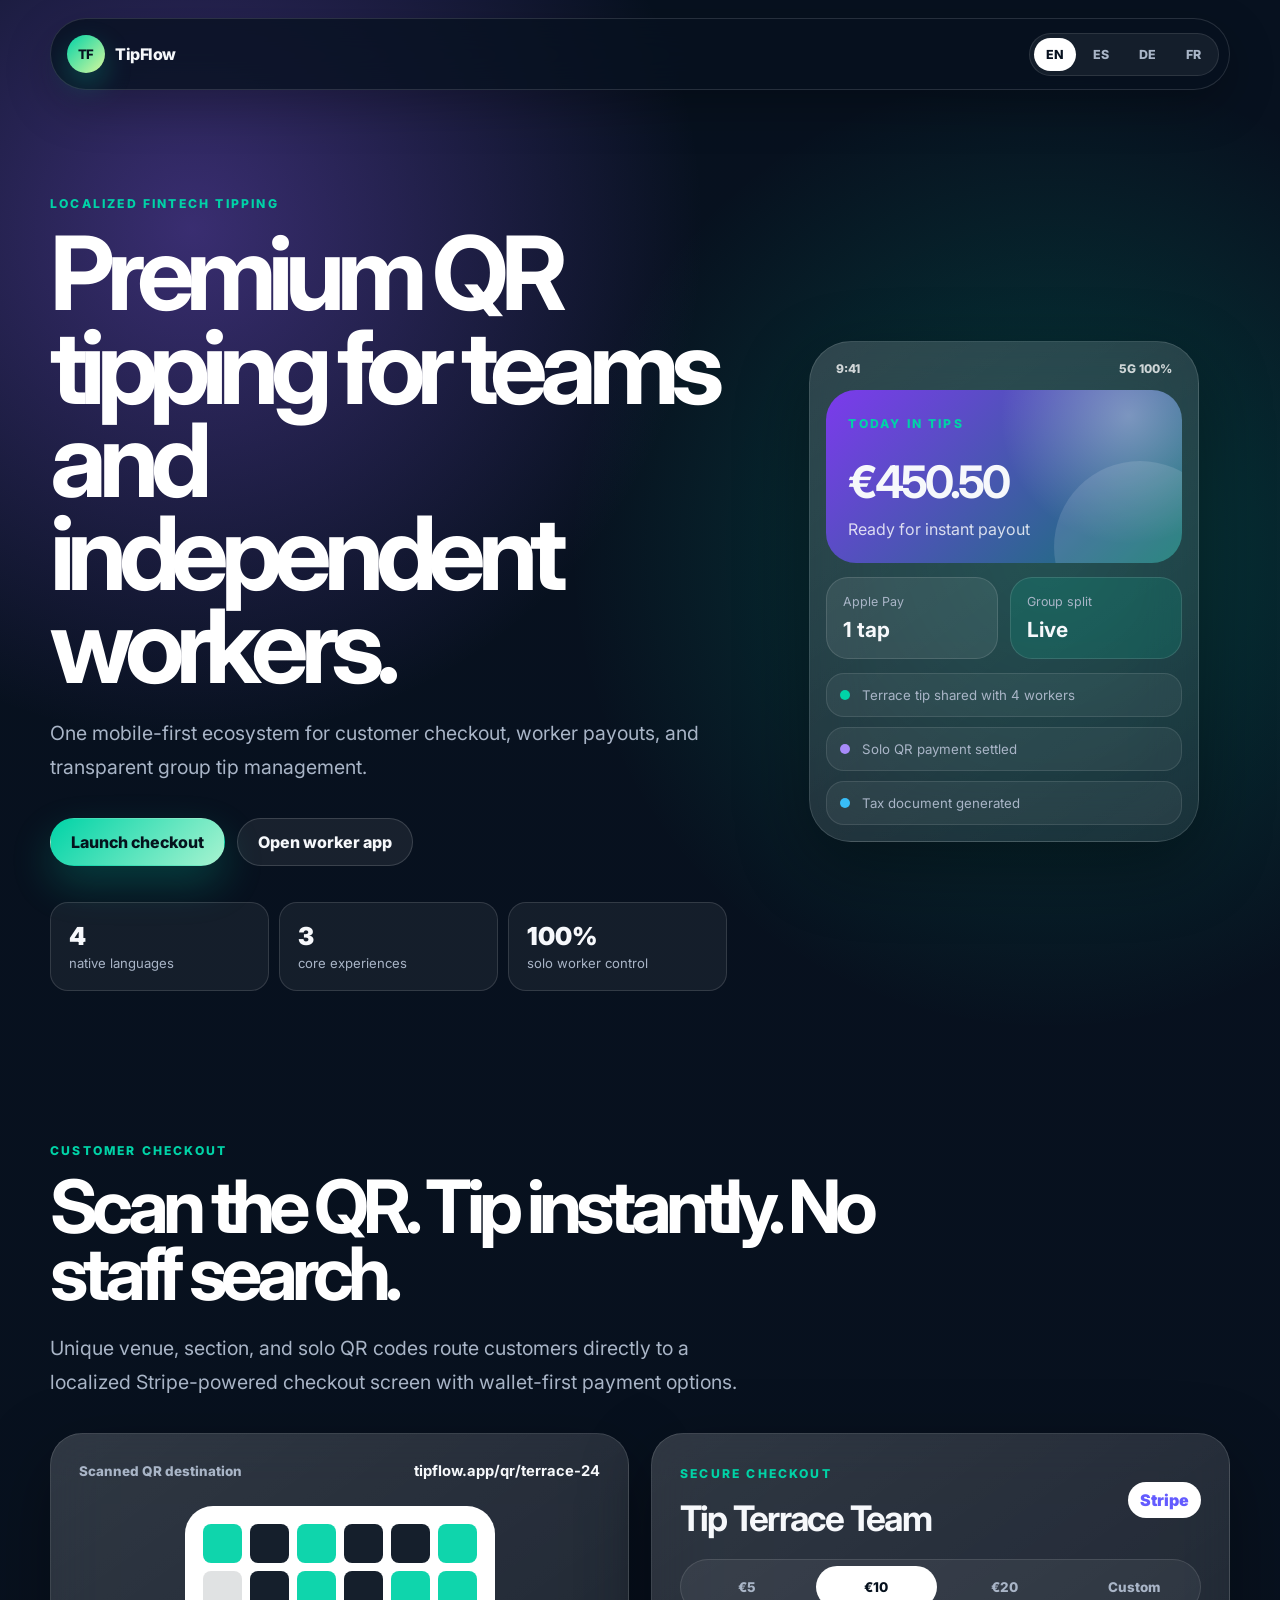
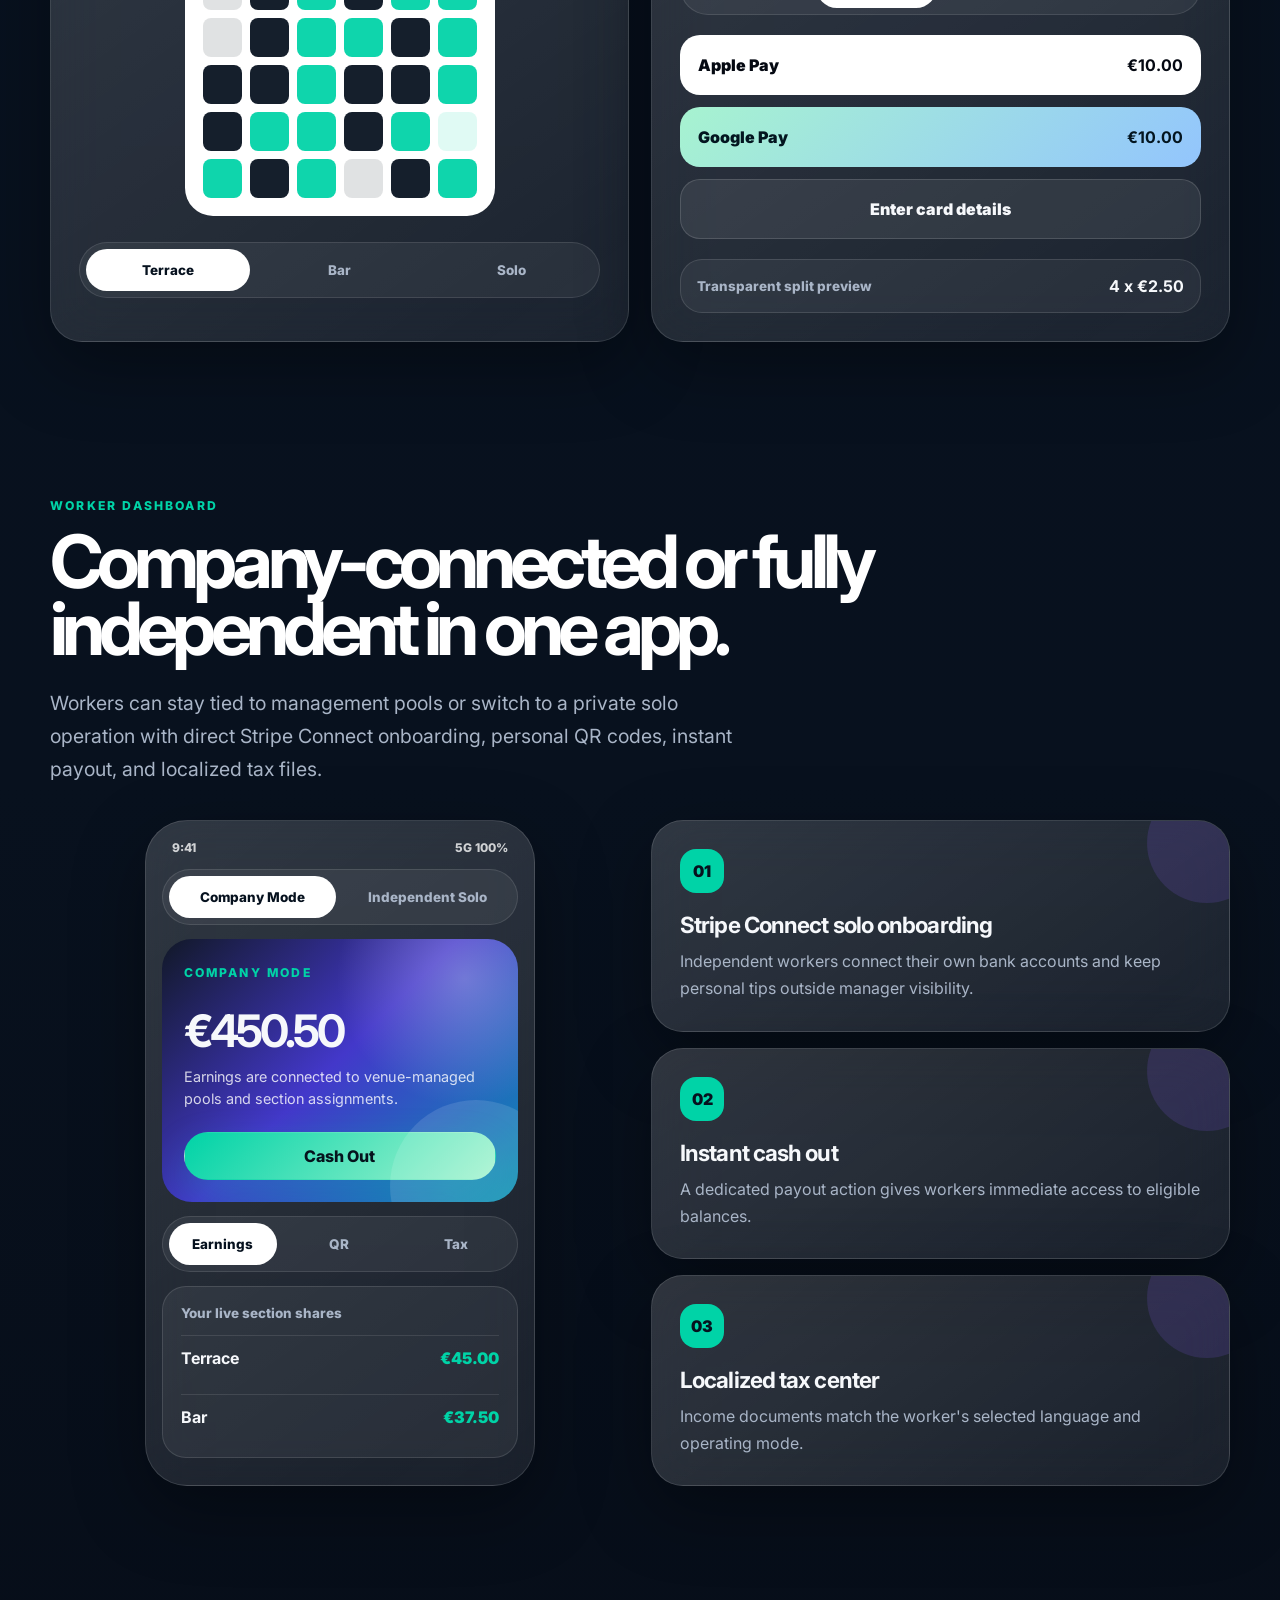
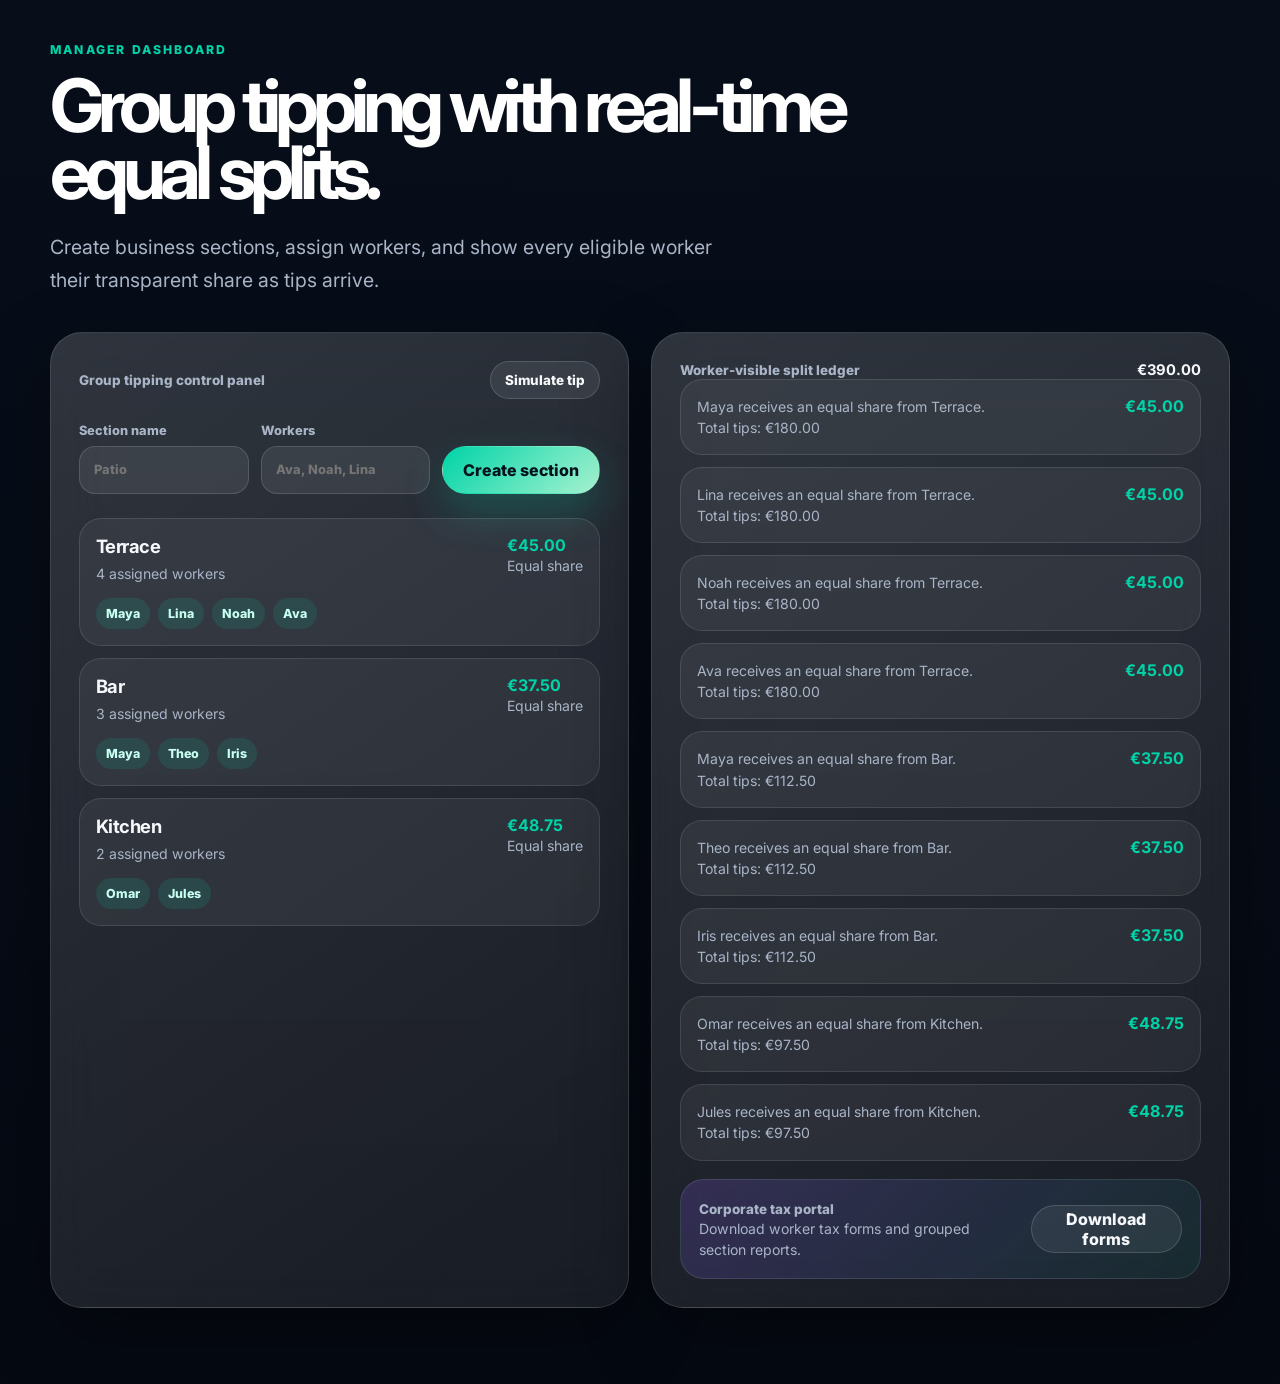
<file: index.html>
<!DOCTYPE html>
<html lang="en">
  <head>
    <meta charset="UTF-8" />
    <meta name="viewport" content="width=device-width, initial-scale=1.0" />
    <title>TipFlow | Localized Fintech Tipping</title>
    <link rel="preconnect" href="https://fonts.googleapis.com" />
    <link rel="preconnect" href="https://fonts.gstatic.com" crossorigin />
    <link
      href="https://fonts.googleapis.com/css2?family=Inter:wght@400;500;600;700;800&display=swap"
      rel="stylesheet"
    />
    <link rel="stylesheet" href="styles.css" />
  </head>
  <body>
    <div class="app-shell">
      <header class="hero">
        <nav class="topbar" aria-label="Primary">
          <a class="brand" href="#overview" aria-label="TipFlow home">
            <span class="brand-mark">TF</span>
            <span>TipFlow</span>
          </a>

          <div class="language-switcher" aria-label="Language switcher">
            <button class="language-pill active" type="button" data-lang="en">EN</button>
            <button class="language-pill" type="button" data-lang="es">ES</button>
            <button class="language-pill" type="button" data-lang="de">DE</button>
            <button class="language-pill" type="button" data-lang="fr">FR</button>
          </div>
        </nav>

        <section class="hero-grid" id="overview">
          <div class="hero-copy">
            <span class="eyebrow" data-i18n="hero.eyebrow">Localized fintech tipping</span>
            <h1 data-i18n="hero.title">Premium QR tipping for teams and independent workers.</h1>
            <p data-i18n="hero.subtitle">
              One mobile-first ecosystem for customer checkout, worker payouts, and transparent group tip
              management.
            </p>

            <div class="hero-actions">
              <a class="button primary" href="#customer" data-i18n="hero.primaryCta">Launch checkout</a>
              <a class="button ghost" href="#worker" data-i18n="hero.secondaryCta">Open worker app</a>
            </div>

            <dl class="hero-stats" aria-label="Platform capabilities">
              <div>
                <dt>4</dt>
                <dd data-i18n="hero.statLanguages">native languages</dd>
              </div>
              <div>
                <dt>3</dt>
                <dd data-i18n="hero.statExperiences">core experiences</dd>
              </div>
              <div>
                <dt>100%</dt>
                <dd data-i18n="hero.statSolo">solo worker control</dd>
              </div>
            </dl>
          </div>

          <div class="phone-frame hero-phone" aria-label="TipFlow mobile overview">
            <div class="phone-status">
              <span>9:41</span>
              <span>5G 100%</span>
            </div>
            <div class="wallet-card">
              <span class="eyebrow" data-i18n="hero.phoneEyebrow">Today in tips</span>
              <strong id="heroTotal">€428.50</strong>
              <span data-i18n="hero.phoneCaption">Ready for instant payout</span>
            </div>
            <div class="mini-card-row">
              <div class="mini-card">
                <span data-i18n="hero.phoneCard1">Apple Pay</span>
                <strong data-i18n="hero.phoneCard1Value">1 tap</strong>
              </div>
              <div class="mini-card accent">
                <span data-i18n="hero.phoneCard2">Group split</span>
                <strong data-i18n="hero.phoneCard2Value">Live</strong>
              </div>
            </div>
            <div class="activity-list">
              <div>
                <span class="activity-dot green"></span>
                <p data-i18n="hero.activity1">Terrace tip shared with 4 workers</p>
              </div>
              <div>
                <span class="activity-dot purple"></span>
                <p data-i18n="hero.activity2">Solo QR payment settled</p>
              </div>
              <div>
                <span class="activity-dot blue"></span>
                <p data-i18n="hero.activity3">Tax document generated</p>
              </div>
            </div>
          </div>
        </section>
      </header>

      <main>
        <section class="section customer-section" id="customer">
          <div class="section-heading">
            <span class="eyebrow" data-i18n="customer.eyebrow">Customer checkout</span>
            <h2 data-i18n="customer.title">Scan the QR. Tip instantly. No staff search.</h2>
            <p data-i18n="customer.subtitle">
              Unique venue, section, and solo QR codes route customers directly to a localized Stripe-powered
              checkout screen with wallet-first payment options.
            </p>
          </div>

          <div class="customer-grid">
            <article class="qr-card panel">
              <div class="panel-topline">
                <span data-i18n="customer.qrLabel">Scanned QR destination</span>
                <strong id="qrRoute">tipflow.app/qr/terrace-24</strong>
              </div>
              <div class="qr-code" aria-label="Decorative QR code">
                <span></span><span></span><span></span><span></span><span></span><span></span>
                <span></span><span></span><span></span><span></span><span></span><span></span>
                <span></span><span></span><span></span><span></span><span></span><span></span>
                <span></span><span></span><span></span><span></span><span></span><span></span>
                <span></span><span></span><span></span><span></span><span></span><span></span>
                <span></span><span></span><span></span><span></span><span></span><span></span>
              </div>
              <div class="segmented-control" role="group" aria-label="QR routing">
                <button class="active" type="button" data-route="terrace" data-i18n="customer.routeTerrace">
                  Terrace
                </button>
                <button type="button" data-route="bar" data-i18n="customer.routeBar">Bar</button>
                <button type="button" data-route="solo" data-i18n="customer.routeSolo">Solo</button>
              </div>
            </article>

            <article class="checkout-card panel" aria-label="Localized checkout preview">
              <div class="checkout-header">
                <div>
                  <span class="eyebrow" data-i18n="customer.checkoutEyebrow">Secure checkout</span>
                  <h3 id="checkoutTitle" data-i18n="customer.checkoutTitleTerrace">Tip Terrace Team</h3>
                </div>
                <span class="stripe-badge">Stripe</span>
              </div>

              <div class="tip-amounts" role="group" aria-label="Tip amounts">
                <button type="button" data-amount="5">€5</button>
                <button class="active" type="button" data-amount="10">€10</button>
                <button type="button" data-amount="20">€20</button>
                <button type="button" data-amount="custom" data-i18n="customer.customAmount">Custom</button>
              </div>

              <div class="payment-stack">
                <button class="wallet-button apple" type="button">
                  <span>Apple Pay</span>
                  <strong id="applePayAmount">€10.00</strong>
                </button>
                <button class="wallet-button google" type="button">
                  <span>Google Pay</span>
                  <strong id="googlePayAmount">€10.00</strong>
                </button>
                <button class="card-entry" type="button" data-i18n="customer.cardEntry">
                  Enter card details
                </button>
              </div>

              <div class="receipt-preview">
                <span data-i18n="customer.receiptLabel">Transparent split preview</span>
                <strong id="receiptSplit">4 x €2.50</strong>
              </div>
            </article>
          </div>
        </section>

        <section class="section worker-section" id="worker">
          <div class="section-heading">
            <span class="eyebrow" data-i18n="worker.eyebrow">Worker dashboard</span>
            <h2 data-i18n="worker.title">Company-connected or fully independent in one app.</h2>
            <p data-i18n="worker.subtitle">
              Workers can stay tied to management pools or switch to a private solo operation with direct Stripe
              Connect onboarding, personal QR codes, instant payout, and localized tax files.
            </p>
          </div>

          <div class="dashboard-grid">
            <article class="phone-frame worker-phone" aria-label="Worker dashboard preview">
              <div class="phone-status">
                <span>9:41</span>
                <span>5G 100%</span>
              </div>

              <div class="mode-toggle" role="group" aria-label="Worker operating mode">
                <button class="active" type="button" data-mode="company" data-i18n="worker.companyMode">
                  Company Mode
                </button>
                <button type="button" data-mode="solo" data-i18n="worker.soloMode">
                  Independent Solo
                </button>
              </div>

              <div class="earnings-card">
                <span class="eyebrow" id="workerModeLabel" data-i18n="worker.companyMode">Company Mode</span>
                <strong id="workerBalance">€428.50</strong>
                <p id="workerModeDescription" data-i18n="worker.companyDescription">
                  Earnings are connected to venue-managed pools and section assignments.
                </p>
                <button class="button primary full-width" type="button" id="cashOutButton" data-i18n="worker.cashOut">
                  Cash Out
                </button>
              </div>

              <div class="tab-bar" role="tablist" aria-label="Worker dashboard tabs">
                <button class="active" type="button" data-worker-tab="earnings" data-i18n="worker.tabEarnings">
                  Earnings
                </button>
                <button type="button" data-worker-tab="qr" data-i18n="worker.tabQr">QR</button>
                <button type="button" data-worker-tab="tax" data-i18n="worker.tabTax">Tax</button>
              </div>

              <div class="worker-tab active" id="worker-tab-earnings">
                <div class="split-card">
                  <span data-i18n="worker.shareLabel">Your live section shares</span>
                  <div class="split-line">
                    <strong data-i18n="manager.terrace">Terrace</strong>
                    <span id="workerTerraceShare">€24.00</span>
                  </div>
                  <div class="split-line">
                    <strong data-i18n="manager.bar">Bar</strong>
                    <span id="workerBarShare">€18.75</span>
                  </div>
                </div>
              </div>

              <div class="worker-tab" id="worker-tab-qr">
                <div class="solo-qr-card">
                  <span data-i18n="worker.qrLabel">Standalone solo QR</span>
                  <strong id="soloQrCode">TF-SOLO-MAYA-8842</strong>
                  <button class="button ghost full-width" type="button" id="regenerateQr" data-i18n="worker.regenerateQr">
                    Generate new QR
                  </button>
                </div>
              </div>

              <div class="worker-tab" id="worker-tab-tax">
                <div class="tax-card">
                  <span data-i18n="worker.taxTitle">Tax Compliance</span>
                  <p data-i18n="worker.taxDescription">Download localized income statements and payout records.</p>
                  <button class="button primary full-width" type="button" data-i18n="worker.downloadTax">
                    Download documents
                  </button>
                </div>
              </div>
            </article>

            <div class="feature-stack">
              <article class="feature-card panel">
                <span class="feature-icon">01</span>
                <h3 data-i18n="worker.feature1Title">Stripe Connect solo onboarding</h3>
                <p data-i18n="worker.feature1Text">
                  Independent workers connect their own bank accounts and keep personal tips outside manager
                  visibility.
                </p>
              </article>
              <article class="feature-card panel">
                <span class="feature-icon">02</span>
                <h3 data-i18n="worker.feature2Title">Instant cash out</h3>
                <p data-i18n="worker.feature2Text">
                  A dedicated payout action gives workers immediate access to eligible balances.
                </p>
              </article>
              <article class="feature-card panel">
                <span class="feature-icon">03</span>
                <h3 data-i18n="worker.feature3Title">Localized tax center</h3>
                <p data-i18n="worker.feature3Text">
                  Income documents match the worker's selected language and operating mode.
                </p>
              </article>
            </div>
          </div>
        </section>

        <section class="section manager-section" id="manager">
          <div class="section-heading">
            <span class="eyebrow" data-i18n="manager.eyebrow">Manager dashboard</span>
            <h2 data-i18n="manager.title">Group tipping with real-time equal splits.</h2>
            <p data-i18n="manager.subtitle">
              Create business sections, assign workers, and show every eligible worker their transparent share as
              tips arrive.
            </p>
          </div>

          <div class="manager-grid">
            <article class="panel control-panel">
              <div class="panel-topline">
                <span data-i18n="manager.controlTitle">Group tipping control panel</span>
                <button class="button compact" type="button" id="addTipButton" data-i18n="manager.simulateTip">
                  Simulate tip
                </button>
              </div>

              <form class="section-form" id="sectionForm">
                <label>
                  <span data-i18n="manager.sectionName">Section name</span>
                  <input id="sectionName" type="text" autocomplete="off" placeholder="Patio" />
                </label>
                <label>
                  <span data-i18n="manager.workerNames">Workers</span>
                  <input id="workerNames" type="text" autocomplete="off" placeholder="Ava, Noah, Lina" />
                </label>
                <button class="button primary" type="submit" data-i18n="manager.createSection">
                  Create section
                </button>
              </form>

              <div class="section-list" id="sectionList" aria-live="polite"></div>
            </article>

            <article class="panel transparency-panel">
              <div class="panel-topline">
                <span data-i18n="manager.transparencyTitle">Worker-visible split ledger</span>
                <strong id="totalGroupTips">€390.00</strong>
              </div>
              <div class="ledger" id="splitLedger"></div>
              <div class="tax-download">
                <div>
                  <span data-i18n="manager.taxPortal">Corporate tax portal</span>
                  <p data-i18n="manager.taxPortalText">Download worker tax forms and grouped section reports.</p>
                </div>
                <button class="button ghost" type="button" data-i18n="manager.downloadForms">Download forms</button>
              </div>
            </article>
          </div>
        </section>
      </main>
    </div>

    <div class="toast" id="toast" role="status" aria-live="polite"></div>

    <script src="app.js"></script>
  </body>
</html>
</file>
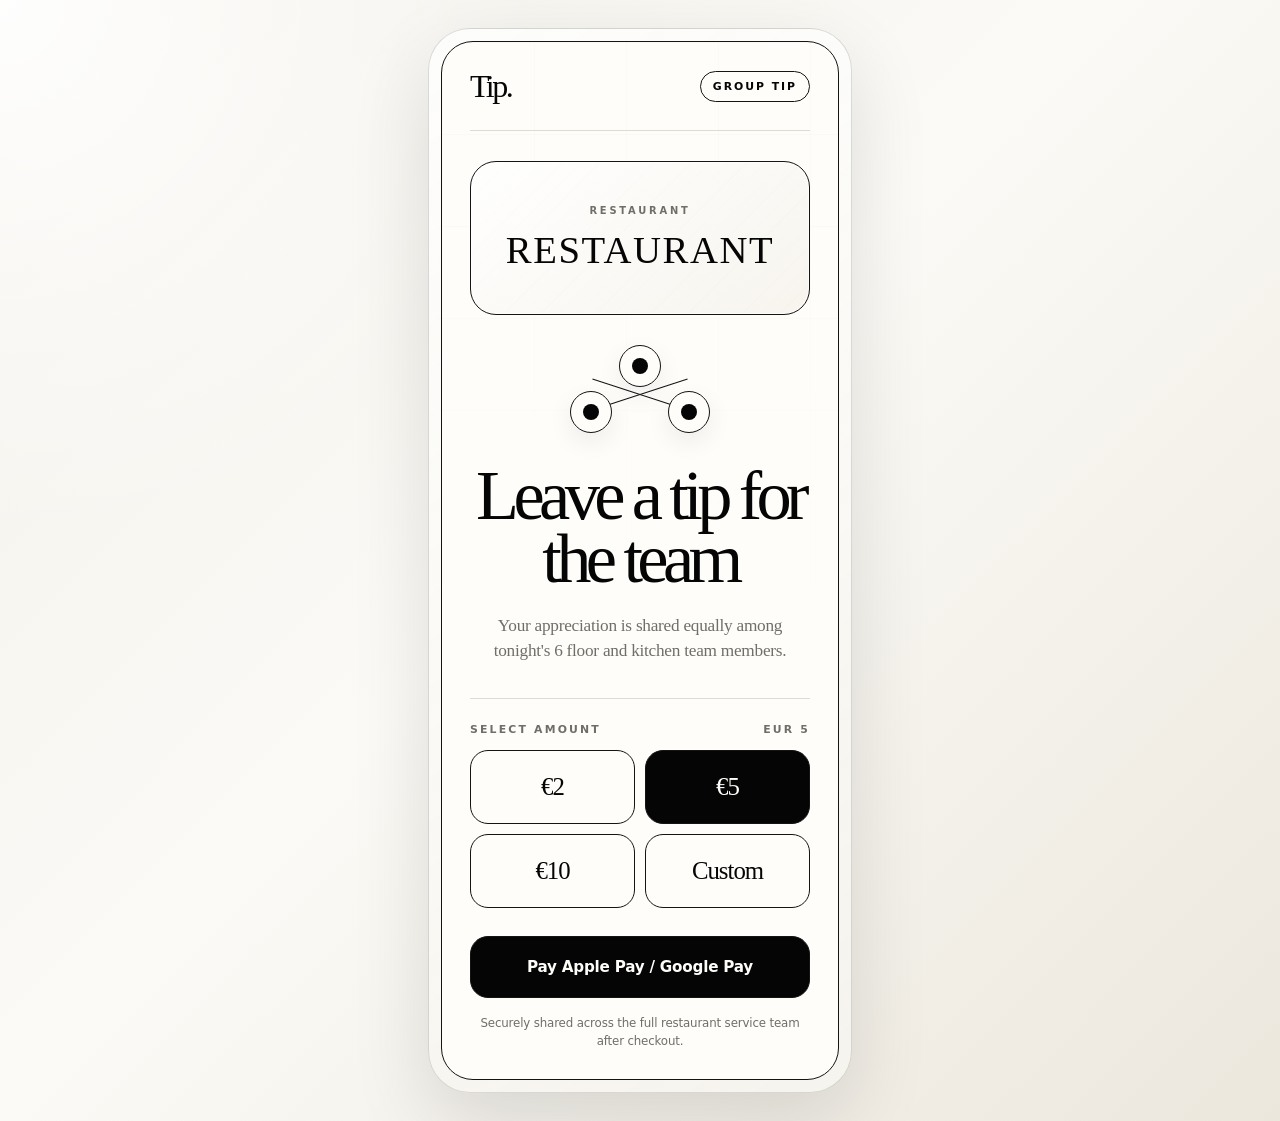
<file: group-tipping.html>
<!DOCTYPE html>
<html lang="en">
<head>
  <meta charset="UTF-8">
  <meta name="viewport" content="width=device-width, initial-scale=1.0">
  <title>Tip. | Restaurant Group Tipping</title>
  <style>
    :root {
      --ink: #050505;
      --muted: #6f6f68;
      --soft: #f8f7f3;
      --paper: #fffdfa;
      --line: #dedbd2;
      --line-dark: #141414;
      --shadow: 0 28px 80px rgba(8, 8, 8, 0.12);
    }

    * {
      box-sizing: border-box;
    }

    body {
      min-height: 100vh;
      margin: 0;
      display: grid;
      place-items: center;
      background:
        radial-gradient(circle at top left, rgba(255, 255, 255, 0.92), transparent 34rem),
        linear-gradient(135deg, #f4f1eb 0%, #fbfaf6 46%, #ece7dd 100%);
      color: var(--ink);
      font-family: Inter, ui-sans-serif, system-ui, -apple-system, BlinkMacSystemFont, "Segoe UI", sans-serif;
      letter-spacing: -0.01em;
      padding: 28px 16px;
    }

    .phone-shell {
      width: min(100%, 424px);
      padding: 12px;
      border: 1px solid rgba(5, 5, 5, 0.14);
      border-radius: 42px;
      background: linear-gradient(145deg, rgba(255, 255, 255, 0.74), rgba(246, 244, 238, 0.86));
      box-shadow: var(--shadow);
    }

    .app-window {
      position: relative;
      overflow: hidden;
      min-height: 760px;
      border: 1px solid var(--line-dark);
      border-radius: 32px;
      background: var(--paper);
      isolation: isolate;
    }

    .app-window::before {
      content: "";
      position: absolute;
      inset: 0;
      pointer-events: none;
      background:
        linear-gradient(rgba(5, 5, 5, 0.035) 1px, transparent 1px),
        linear-gradient(90deg, rgba(5, 5, 5, 0.025) 1px, transparent 1px);
      background-size: 100% 92px, 92px 100%;
      mask-image: linear-gradient(to bottom, rgba(0, 0, 0, 0.55), transparent 62%);
      z-index: -1;
    }

    .screen-track {
      width: 200%;
      min-height: inherit;
      display: flex;
      transform: translateX(0);
      transition: transform 720ms cubic-bezier(0.22, 1, 0.36, 1);
    }

    .app-window.is-complete .screen-track {
      transform: translateX(-50%);
    }

    .screen {
      width: 50%;
      min-height: inherit;
      padding: 28px;
      display: flex;
      flex-direction: column;
    }

    .brand-bar {
      display: flex;
      align-items: center;
      justify-content: space-between;
      gap: 18px;
      padding-bottom: 28px;
      border-bottom: 1px solid var(--line);
    }

    .brand {
      font-family: Georgia, "Times New Roman", serif;
      font-size: 2rem;
      font-weight: 500;
      letter-spacing: -0.08em;
      line-height: 1;
    }

    .service-tag {
      padding: 8px 12px;
      border: 1px solid var(--line-dark);
      border-radius: 999px;
      font-size: 0.68rem;
      font-weight: 700;
      letter-spacing: 0.18em;
      text-transform: uppercase;
    }

    .restaurant-card {
      margin-top: 30px;
      display: grid;
      place-items: center;
      text-align: center;
    }

    .restaurant-slot {
      width: 100%;
      min-height: 154px;
      display: grid;
      place-items: center;
      border: 1px solid var(--line-dark);
      border-radius: 26px;
      background:
        linear-gradient(145deg, rgba(255, 255, 255, 0.9), rgba(246, 243, 236, 0.86)),
        repeating-linear-gradient(135deg, rgba(5, 5, 5, 0.06) 0, rgba(5, 5, 5, 0.06) 1px, transparent 1px, transparent 13px);
      box-shadow: inset 0 0 0 1px rgba(255, 255, 255, 0.72);
    }

    .restaurant-name {
      display: inline-flex;
      flex-direction: column;
      align-items: center;
      gap: 11px;
      padding: 24px;
    }

    .restaurant-name span:first-child {
      font-size: 0.62rem;
      font-weight: 800;
      letter-spacing: 0.28em;
      text-transform: uppercase;
      color: var(--muted);
    }

    .restaurant-name span:last-child {
      font-family: Georgia, "Times New Roman", serif;
      font-size: clamp(1.72rem, 7vw, 2.42rem);
      font-weight: 500;
      letter-spacing: 0.04em;
      text-transform: uppercase;
    }

    .team-graphic {
      position: relative;
      width: 156px;
      height: 94px;
      margin: 30px auto 25px;
    }

    .team-node {
      position: absolute;
      width: 42px;
      height: 42px;
      border: 1px solid var(--line-dark);
      border-radius: 50%;
      background: var(--paper);
      box-shadow: 0 9px 26px rgba(5, 5, 5, 0.07);
    }

    .team-node::after {
      content: "";
      position: absolute;
      inset: 12px;
      border-radius: inherit;
      background: var(--ink);
    }

    .team-node:nth-of-type(3) {
      left: 57px;
      top: 0;
    }

    .team-node:nth-of-type(4) {
      left: 8px;
      top: 46px;
    }

    .team-node:nth-of-type(5) {
      right: 8px;
      top: 46px;
    }

    .team-line {
      position: absolute;
      left: 28px;
      right: 28px;
      top: 49px;
      height: 1px;
      background: var(--line-dark);
      transform: rotate(-18deg);
      transform-origin: center;
    }

    .team-line:nth-of-type(2) {
      transform: rotate(18deg);
    }

    h1 {
      margin: 0;
      font-family: Georgia, "Times New Roman", serif;
      font-size: clamp(2.7rem, 12vw, 4.4rem);
      font-weight: 500;
      line-height: 0.9;
      letter-spacing: -0.08em;
      text-align: center;
    }

    .subtitle {
      max-width: 318px;
      margin: 22px auto 0;
      color: var(--muted);
      font-family: Georgia, "Times New Roman", serif;
      font-size: 1.08rem;
      line-height: 1.48;
      text-align: center;
      letter-spacing: -0.015em;
    }

    .tip-panel {
      margin-top: 34px;
      padding-top: 24px;
      border-top: 1px solid var(--line);
    }

    .section-label {
      display: flex;
      justify-content: space-between;
      align-items: baseline;
      gap: 12px;
      margin-bottom: 14px;
      color: var(--muted);
      font-size: 0.68rem;
      font-weight: 800;
      letter-spacing: 0.2em;
      text-transform: uppercase;
    }

    .amount-grid {
      display: grid;
      grid-template-columns: repeat(2, minmax(0, 1fr));
      gap: 10px;
    }

    .amount-button,
    .pay-button,
    .return-button {
      appearance: none;
      border: 1px solid var(--line-dark);
      border-radius: 18px;
      cursor: pointer;
      font: inherit;
      transition: transform 180ms ease, background 180ms ease, color 180ms ease, border-color 180ms ease;
    }

    .amount-button {
      min-height: 74px;
      background: transparent;
      color: var(--ink);
      font-family: Georgia, "Times New Roman", serif;
      font-size: 1.55rem;
      letter-spacing: -0.04em;
    }

    .amount-button:hover,
    .amount-button:focus-visible {
      transform: translateY(-2px);
      outline: none;
    }

    .amount-button.is-selected {
      background: var(--ink);
      color: var(--paper);
    }

    .custom-wrap {
      display: grid;
      grid-template-columns: auto 1fr;
      align-items: center;
      gap: 8px;
      margin-top: 10px;
      padding: 0 18px;
      height: 0;
      overflow: hidden;
      border: 0 solid var(--line);
      border-radius: 18px;
      background: var(--soft);
      opacity: 0;
      transition: height 220ms ease, padding 220ms ease, opacity 220ms ease, border-width 220ms ease;
    }

    .custom-wrap.is-open {
      height: 58px;
      padding: 0 18px;
      border-width: 1px;
      opacity: 1;
    }

    .custom-wrap span {
      font-family: Georgia, "Times New Roman", serif;
      font-size: 1.28rem;
    }

    .custom-wrap input {
      width: 100%;
      border: 0;
      outline: 0;
      background: transparent;
      color: var(--ink);
      font: 600 1rem/1 Inter, ui-sans-serif, system-ui, sans-serif;
    }

    .pay-button {
      width: 100%;
      min-height: 62px;
      margin-top: 18px;
      display: flex;
      align-items: center;
      justify-content: center;
      gap: 8px;
      background: var(--ink);
      color: var(--paper);
      font-size: 0.95rem;
      font-weight: 800;
      letter-spacing: -0.015em;
    }

    .pay-button:hover,
    .pay-button:focus-visible,
    .return-button:hover,
    .return-button:focus-visible {
      transform: translateY(-2px);
      outline: none;
    }

    .pay-button.is-processing {
      pointer-events: none;
      color: rgba(255, 253, 250, 0.62);
    }

    .fine-print {
      margin: 16px 0 0;
      color: var(--muted);
      font-size: 0.74rem;
      line-height: 1.55;
      text-align: center;
    }

    .success-screen {
      align-items: center;
      justify-content: center;
      text-align: center;
    }

    .success-mark {
      width: 112px;
      height: 112px;
      display: grid;
      place-items: center;
      border: 1px solid var(--line-dark);
      border-radius: 50%;
      background: var(--paper);
      box-shadow: inset 0 0 0 12px var(--soft);
    }

    .success-mark svg {
      width: 44px;
      height: 44px;
      stroke: var(--ink);
      stroke-width: 1.7;
      fill: none;
      stroke-linecap: round;
      stroke-linejoin: round;
    }

    .success-title {
      max-width: 320px;
      margin: 34px auto 0;
      font-family: Georgia, "Times New Roman", serif;
      font-size: clamp(2.45rem, 10vw, 3.9rem);
      font-weight: 500;
      line-height: 0.94;
      letter-spacing: -0.075em;
    }

    .success-copy {
      max-width: 286px;
      margin: 22px auto 0;
      color: var(--muted);
      font-family: Georgia, "Times New Roman", serif;
      font-size: 1.08rem;
      line-height: 1.5;
    }

    .receipt {
      width: 100%;
      margin-top: 34px;
      padding: 18px;
      border: 1px solid var(--line);
      border-radius: 22px;
      background: rgba(248, 247, 243, 0.72);
    }

    .receipt-row {
      display: flex;
      justify-content: space-between;
      gap: 18px;
      color: var(--muted);
      font-size: 0.78rem;
      font-weight: 700;
      letter-spacing: 0.12em;
      text-transform: uppercase;
    }

    .receipt-row + .receipt-row {
      margin-top: 12px;
    }

    .receipt-row strong {
      color: var(--ink);
      font-weight: 800;
      letter-spacing: 0.04em;
    }

    .return-button {
      margin-top: 24px;
      padding: 16px 22px;
      background: transparent;
      color: var(--ink);
      font-size: 0.78rem;
      font-weight: 800;
      letter-spacing: 0.16em;
      text-transform: uppercase;
    }

    @media (max-width: 420px) {
      body {
        padding: 10px;
      }

      .phone-shell {
        padding: 8px;
        border-radius: 34px;
      }

      .app-window {
        min-height: 724px;
        border-radius: 27px;
      }

      .screen {
        padding: 23px;
      }
    }
  </style>
</head>
<body>
  <main class="phone-shell" aria-label="Tip. group tipping demo">
    <div class="app-window" id="appWindow">
      <div class="screen-track">
        <section class="screen tipping-screen" aria-labelledby="pageTitle">
          <header class="brand-bar">
            <div class="brand" aria-label="Tip.">Tip.</div>
            <div class="service-tag">Group Tip</div>
          </header>

          <div class="restaurant-card">
            <div class="restaurant-slot" aria-label="Restaurant placeholder">
              <div class="restaurant-name">
                <span>Restaurant</span>
                <span>RESTAURANT</span>
              </div>
            </div>

            <div class="team-graphic" aria-hidden="true">
              <span class="team-line"></span>
              <span class="team-line"></span>
              <span class="team-node"></span>
              <span class="team-node"></span>
              <span class="team-node"></span>
            </div>
          </div>

          <h1 id="pageTitle">Leave a tip for the team</h1>
          <p class="subtitle">Your appreciation is shared equally among tonight's 6 floor and kitchen team members.</p>

          <form class="tip-panel" id="tipForm">
            <div class="section-label">
              <span>Select amount</span>
              <span id="selectedAmountLabel">EUR 5</span>
            </div>

            <div class="amount-grid" role="group" aria-label="Tip amount">
              <button class="amount-button" type="button" data-amount="2" aria-pressed="false">€2</button>
              <button class="amount-button is-selected" type="button" data-amount="5" aria-pressed="true">€5</button>
              <button class="amount-button" type="button" data-amount="10" aria-pressed="false">€10</button>
              <button class="amount-button" type="button" data-custom="true" aria-pressed="false">Custom</button>
            </div>

            <label class="custom-wrap" id="customWrap">
              <span>€</span>
              <input id="customAmount" type="number" min="1" step="1" inputmode="numeric" placeholder="Enter amount" aria-label="Custom tip amount">
            </label>

            <button class="pay-button" id="payButton" type="submit">Pay Apple Pay / Google Pay</button>
            <p class="fine-print">Securely shared across the full restaurant service team after checkout.</p>
          </form>
        </section>

        <section class="screen success-screen" aria-labelledby="successTitle">
          <div class="success-mark" aria-hidden="true">
            <svg viewBox="0 0 48 48">
              <path d="M14 24.5l7 7L35 17"></path>
            </svg>
          </div>

          <h2 class="success-title" id="successTitle">Thank you! The team appreciates your tip.</h2>
          <p class="success-copy">Your gesture has been divided equally among tonight's 6 floor and kitchen team members.</p>

          <div class="receipt" aria-label="Tip receipt">
            <div class="receipt-row">
              <span>Restaurant</span>
              <strong>Restaurant</strong>
            </div>
            <div class="receipt-row">
              <span>Shared with</span>
              <strong>6 members</strong>
            </div>
            <div class="receipt-row">
              <span>Total tip</span>
              <strong id="receiptAmount">€5</strong>
            </div>
          </div>

          <button class="return-button" id="returnButton" type="button">Leave another tip</button>
        </section>
      </div>
    </div>
  </main>

  <script>
    const appWindow = document.getElementById("appWindow");
    const tipForm = document.getElementById("tipForm");
    const payButton = document.getElementById("payButton");
    const amountButtons = Array.from(document.querySelectorAll(".amount-button"));
    const customWrap = document.getElementById("customWrap");
    const customAmount = document.getElementById("customAmount");
    const selectedAmountLabel = document.getElementById("selectedAmountLabel");
    const receiptAmount = document.getElementById("receiptAmount");
    const returnButton = document.getElementById("returnButton");

    let selectedAmount = 5;

    const formatAmount = (amount) => `€${Math.max(1, Math.round(Number(amount) || 1))}`;

    const updateSelection = (button) => {
      amountButtons.forEach((item) => {
        const isSelected = item === button;
        item.classList.toggle("is-selected", isSelected);
        item.setAttribute("aria-pressed", String(isSelected));
      });

      const isCustom = button.hasAttribute("data-custom");
      customWrap.classList.toggle("is-open", isCustom);

      if (isCustom) {
        selectedAmount = customAmount.value || 12;
        customAmount.focus();
      } else {
        selectedAmount = button.dataset.amount;
        customAmount.value = "";
      }

      selectedAmountLabel.textContent = `EUR ${Math.max(1, Math.round(Number(selectedAmount) || 1))}`;
      receiptAmount.textContent = formatAmount(selectedAmount);
    };

    amountButtons.forEach((button) => {
      button.addEventListener("click", () => updateSelection(button));
    });

    customAmount.addEventListener("input", () => {
      selectedAmount = customAmount.value || 1;
      selectedAmountLabel.textContent = `EUR ${Math.max(1, Math.round(Number(selectedAmount) || 1))}`;
      receiptAmount.textContent = formatAmount(selectedAmount);
    });

    tipForm.addEventListener("submit", (event) => {
      event.preventDefault();
      payButton.classList.add("is-processing");
      payButton.textContent = "Processing...";

      window.setTimeout(() => {
        payButton.classList.remove("is-processing");
        payButton.textContent = "Pay Apple Pay / Google Pay";
        appWindow.classList.add("is-complete");
      }, 640);
    });

    returnButton.addEventListener("click", () => {
      appWindow.classList.remove("is-complete");
    });
  </script>
</body>
</html>
</file>
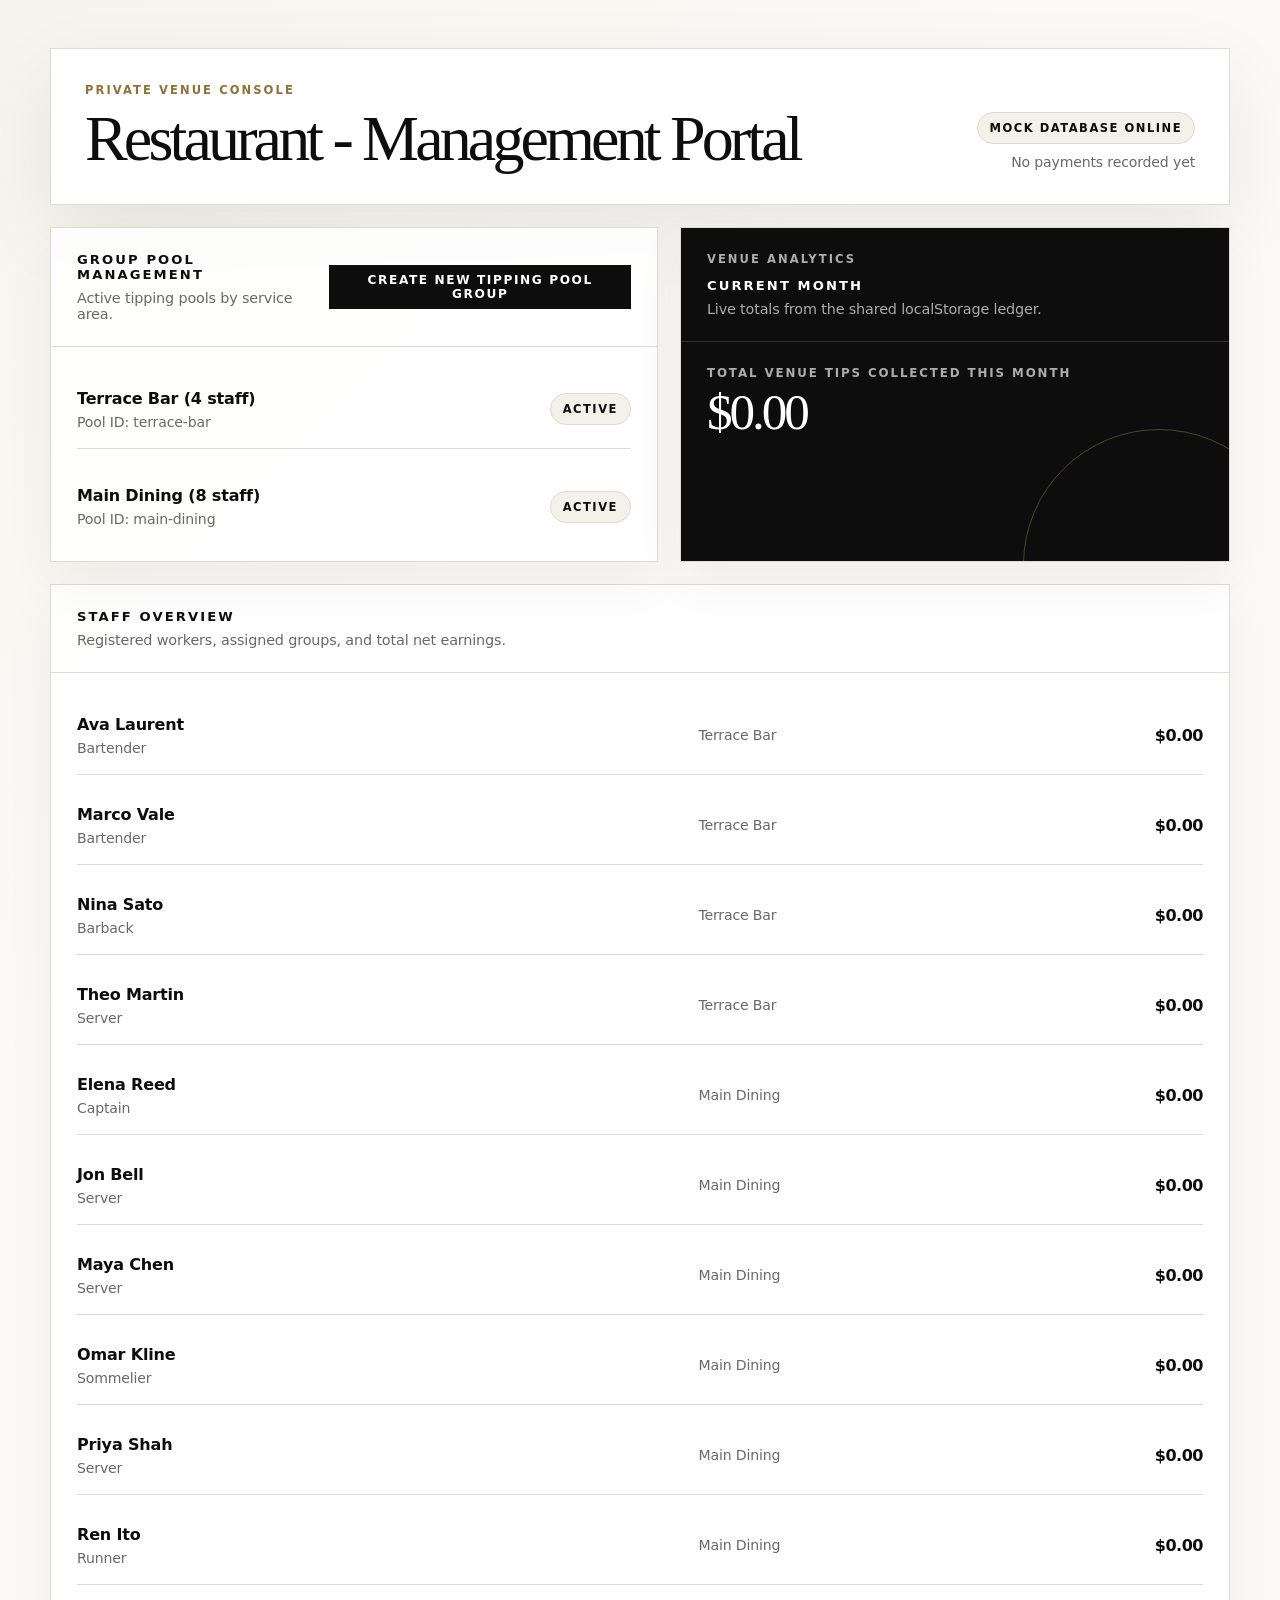
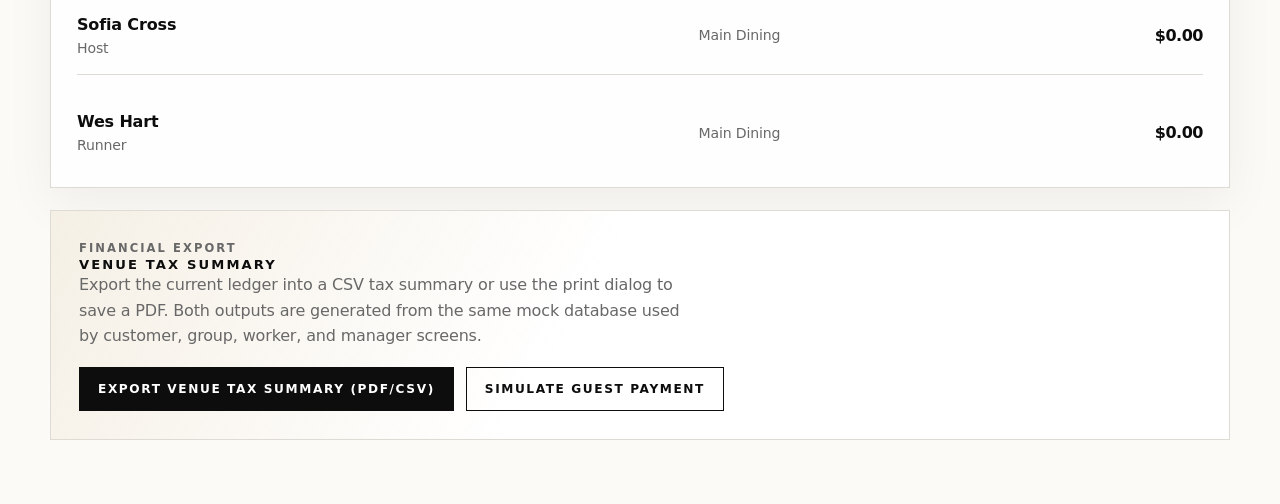
<file: manager-dashboard.html>
<!doctype html>
<html lang="en">
<head>
  <meta charset="utf-8">
  <meta name="viewport" content="width=device-width, initial-scale=1">
  <title>Restaurant - Management Portal</title>
  <style>
    :root {
      --ink: #0d0d0d;
      --muted: #686868;
      --line: #dedbd4;
      --paper: #fbfaf7;
      --panel: #ffffff;
      --champagne: #c8aa6e;
      --champagne-dark: #8f7139;
      --soft: #f4f1eb;
      --danger: #9e2f26;
      --shadow: 0 28px 80px rgba(13, 13, 13, 0.08);
    }

    * {
      box-sizing: border-box;
    }

    body {
      margin: 0;
      background:
        linear-gradient(135deg, rgba(200, 170, 110, 0.08), transparent 32%),
        var(--paper);
      color: var(--ink);
      font-family: Inter, ui-sans-serif, system-ui, -apple-system, BlinkMacSystemFont, "Segoe UI", sans-serif;
      letter-spacing: -0.01em;
    }

    .shell {
      width: min(1180px, calc(100% - 40px));
      margin: 0 auto;
      padding: 48px 0 64px;
    }

    .venue-header {
      display: grid;
      grid-template-columns: 1fr auto;
      gap: 24px;
      align-items: end;
      padding: 34px;
      background: var(--panel);
      border: 1px solid var(--line);
      box-shadow: var(--shadow);
    }

    .eyebrow {
      margin: 0 0 12px;
      color: var(--champagne-dark);
      font-size: 0.72rem;
      font-weight: 700;
      letter-spacing: 0.18em;
      text-transform: uppercase;
    }

    h1,
    h2,
    h3,
    p {
      margin-top: 0;
    }

    h1 {
      margin-bottom: 0;
      font-family: Georgia, "Times New Roman", serif;
      font-size: clamp(2.2rem, 5vw, 4.8rem);
      font-weight: 400;
      line-height: 0.95;
      letter-spacing: -0.06em;
    }

    .header-meta {
      display: grid;
      gap: 10px;
      min-width: 240px;
      color: var(--muted);
      font-size: 0.88rem;
      text-align: right;
    }

    .status-pill {
      justify-self: end;
      width: fit-content;
      padding: 8px 12px;
      border: 1px solid var(--line);
      border-radius: 999px;
      background: var(--soft);
      color: var(--ink);
      font-size: 0.72rem;
      font-weight: 700;
      letter-spacing: 0.13em;
      text-transform: uppercase;
    }

    .grid {
      display: grid;
      grid-template-columns: 1.05fr 0.95fr;
      gap: 22px;
      margin-top: 22px;
    }

    .card {
      background: rgba(255, 255, 255, 0.88);
      border: 1px solid var(--line);
      box-shadow: 0 18px 48px rgba(13, 13, 13, 0.05);
    }

    .card-header {
      display: flex;
      justify-content: space-between;
      gap: 18px;
      align-items: center;
      padding: 24px 26px;
      border-bottom: 1px solid var(--line);
    }

    .card-title {
      margin: 0;
      font-size: 0.82rem;
      font-weight: 800;
      letter-spacing: 0.16em;
      text-transform: uppercase;
    }

    .card-subtitle {
      margin: 8px 0 0;
      color: var(--muted);
      font-size: 0.9rem;
    }

    .card-body {
      padding: 24px 26px 26px;
    }

    .button {
      appearance: none;
      border: 1px solid var(--ink);
      background: var(--ink);
      color: white;
      cursor: pointer;
      display: inline-flex;
      align-items: center;
      justify-content: center;
      min-height: 44px;
      padding: 0 18px;
      font: inherit;
      font-size: 0.76rem;
      font-weight: 800;
      letter-spacing: 0.13em;
      text-transform: uppercase;
      transition: transform 160ms ease, background 160ms ease, border-color 160ms ease;
    }

    .button:hover {
      background: var(--champagne-dark);
      border-color: var(--champagne-dark);
      transform: translateY(-1px);
    }

    .button.secondary {
      background: transparent;
      color: var(--ink);
    }

    .button.secondary:hover {
      background: var(--ink);
      color: white;
      border-color: var(--ink);
    }

    .pool-list,
    .staff-list {
      display: grid;
      gap: 12px;
    }

    .pool-row,
    .staff-row {
      display: grid;
      gap: 16px;
      align-items: center;
      min-height: 74px;
      padding: 18px 0;
      border-bottom: 1px solid var(--line);
    }

    .pool-row {
      grid-template-columns: 1fr auto;
    }

    .staff-row {
      grid-template-columns: 1.1fr 0.8fr auto;
    }

    .pool-row:last-child,
    .staff-row:last-child {
      border-bottom: 0;
      padding-bottom: 0;
    }

    .item-title {
      margin: 0 0 6px;
      font-size: 1rem;
      font-weight: 750;
    }

    .item-meta {
      margin: 0;
      color: var(--muted);
      font-size: 0.88rem;
    }

    .amount {
      font-variant-numeric: tabular-nums;
      font-weight: 800;
      letter-spacing: -0.03em;
    }

    .analytics-card {
      position: relative;
      overflow: hidden;
      background: var(--ink);
      color: white;
    }

    .analytics-card::after {
      content: "";
      position: absolute;
      inset: auto -12% -42% auto;
      width: 270px;
      height: 270px;
      border: 1px solid rgba(200, 170, 110, 0.34);
      border-radius: 50%;
    }

    .analytics-card .card-header {
      border-color: rgba(255, 255, 255, 0.14);
    }

    .analytics-card .card-subtitle,
    .analytics-card .eyebrow {
      color: rgba(255, 255, 255, 0.66);
    }

    .metric-stack {
      display: grid;
      gap: 22px;
      position: relative;
      z-index: 1;
    }

    .metric {
      display: grid;
      gap: 8px;
      padding-bottom: 22px;
      border-bottom: 1px solid rgba(255, 255, 255, 0.14);
    }

    .metric:last-child {
      padding-bottom: 0;
      border-bottom: 0;
    }

    .metric-label {
      color: rgba(255, 255, 255, 0.66);
      font-size: 0.74rem;
      font-weight: 800;
      letter-spacing: 0.16em;
      text-transform: uppercase;
    }

    .metric-value {
      font-family: Georgia, "Times New Roman", serif;
      font-size: clamp(2.3rem, 4vw, 4rem);
      font-weight: 400;
      letter-spacing: -0.06em;
      line-height: 0.95;
    }

    .export-panel {
      display: grid;
      gap: 18px;
      margin-top: 22px;
      padding: 28px;
      background:
        linear-gradient(120deg, rgba(200, 170, 110, 0.18), transparent 45%),
        var(--panel);
      border: 1px solid var(--line);
    }

    .export-panel p {
      max-width: 620px;
      margin-bottom: 0;
      color: var(--muted);
      line-height: 1.6;
    }

    .export-actions {
      display: flex;
      flex-wrap: wrap;
      gap: 12px;
    }

    .empty-state {
      padding: 24px;
      border: 1px dashed var(--line);
      color: var(--muted);
      text-align: center;
    }

    dialog {
      width: min(520px, calc(100% - 32px));
      padding: 0;
      border: 1px solid var(--line);
      box-shadow: var(--shadow);
    }

    dialog::backdrop {
      background: rgba(13, 13, 13, 0.36);
      backdrop-filter: blur(8px);
    }

    .dialog-inner {
      padding: 28px;
      background: var(--paper);
    }

    label {
      display: grid;
      gap: 8px;
      margin: 18px 0;
      font-size: 0.76rem;
      font-weight: 800;
      letter-spacing: 0.13em;
      text-transform: uppercase;
    }

    input,
    select {
      width: 100%;
      border: 1px solid var(--line);
      background: white;
      color: var(--ink);
      padding: 14px 12px;
      font: inherit;
      font-size: 1rem;
      letter-spacing: 0;
      text-transform: none;
    }

    .worker-picker {
      display: grid;
      gap: 10px;
      max-height: 190px;
      overflow: auto;
      padding: 12px;
      border: 1px solid var(--line);
      background: white;
    }

    .check-row {
      display: flex;
      gap: 10px;
      align-items: center;
      color: var(--muted);
      font-size: 0.9rem;
      letter-spacing: 0;
      text-transform: none;
      font-weight: 500;
    }

    .check-row input {
      width: auto;
    }

    .dialog-actions {
      display: flex;
      justify-content: flex-end;
      gap: 12px;
      margin-top: 24px;
    }

    .notice {
      margin: 14px 0 0;
      color: var(--danger);
      font-size: 0.88rem;
      min-height: 1.2em;
    }

    @media (max-width: 860px) {
      .venue-header,
      .grid,
      .pool-row,
      .staff-row {
        grid-template-columns: 1fr;
      }

      .header-meta {
        text-align: left;
      }

      .status-pill {
        justify-self: start;
      }
    }

    @media print {
      body {
        background: white;
      }

      .button,
      dialog,
      .export-panel p,
      .export-actions {
        display: none !important;
      }

      .shell {
        width: 100%;
        padding: 0;
      }

      .card,
      .venue-header,
      .export-panel {
        box-shadow: none;
      }
    }
  </style>
</head>
<body>
  <main class="shell">
    <header class="venue-header">
      <div>
        <p class="eyebrow">Private venue console</p>
        <h1>Restaurant - Management Portal</h1>
      </div>
      <div class="header-meta">
        <span class="status-pill">Mock database online</span>
        <span id="lastSync">Awaiting ledger sync</span>
      </div>
    </header>

    <section class="grid" aria-label="Management dashboard">
      <article class="card">
        <div class="card-header">
          <div>
            <h2 class="card-title">Group Pool Management</h2>
            <p class="card-subtitle">Active tipping pools by service area.</p>
          </div>
          <button class="button" id="openPoolDialog" type="button">Create New Tipping Pool Group</button>
        </div>
        <div class="card-body">
          <div class="pool-list" id="poolList"></div>
        </div>
      </article>

      <article class="card analytics-card">
        <div class="card-header">
          <div>
            <p class="eyebrow">Venue Analytics</p>
            <h2 class="card-title">Current Month</h2>
            <p class="card-subtitle">Live totals from the shared localStorage ledger.</p>
          </div>
        </div>
        <div class="card-body">
          <div class="metric-stack">
            <div class="metric">
              <span class="metric-label">Total Venue Tips Collected This Month</span>
              <span class="metric-value" id="totalTips">$0.00</span>
            </div>
          </div>
        </div>
      </article>
    </section>

    <section class="card" style="margin-top: 22px;">
      <div class="card-header">
        <div>
          <h2 class="card-title">Staff Overview</h2>
          <p class="card-subtitle">Registered workers, assigned groups, and total net earnings.</p>
        </div>
      </div>
      <div class="card-body">
        <div class="staff-list" id="staffList"></div>
      </div>
    </section>

    <section class="export-panel" aria-label="Financial export">
      <div>
        <p class="eyebrow">Financial Export</p>
        <h2 class="card-title">Venue tax summary</h2>
        <p>
          Export the current ledger into a CSV tax summary or use the print dialog to save a PDF.
          Both outputs are generated from the same mock database used by customer, group, worker,
          and manager screens.
        </p>
      </div>
      <div class="export-actions">
        <button class="button" id="exportSummary" type="button">Export Venue Tax Summary (PDF/CSV)</button>
        <button class="button secondary" id="seedPayment" type="button">Simulate Guest Payment</button>
      </div>
    </section>
  </main>

  <dialog id="poolDialog" aria-labelledby="poolDialogTitle">
    <form class="dialog-inner" id="poolForm" method="dialog">
      <p class="eyebrow">New pool</p>
      <h2 id="poolDialogTitle">Create tipping pool group</h2>
      <label>
        Group name
        <input id="poolName" name="poolName" placeholder="Chef's Counter" autocomplete="off" required>
      </label>
      <label>
        Assign workers
        <div class="worker-picker" id="workerPicker"></div>
      </label>
      <p class="notice" id="poolNotice"></p>
      <div class="dialog-actions">
        <button class="button secondary" id="cancelPool" type="button">Cancel</button>
        <button class="button" type="submit">Create Pool</button>
      </div>
    </form>
  </dialog>

  <script>
    (function () {
      "use strict";

      var STORAGE_KEY = "restaurant.tip.mockDatabase.v1";
      var PLATFORM_FEE_RATE = 0.05;
      var DEFAULT_DATABASE = {
        version: 1,
        venue: {
          id: "restaurant",
          name: "Restaurant",
          currency: "USD"
        },
        pools: [
          {
            id: "terrace-bar",
            name: "Terrace Bar",
            workerIds: ["ava-laurent", "marco-vale", "nina-sato", "theo-martin"],
            active: true,
            createdAt: "2026-05-01T12:00:00.000Z"
          },
          {
            id: "main-dining",
            name: "Main Dining",
            workerIds: [
              "elena-reed",
              "jon-bell",
              "maya-chen",
              "omar-kline",
              "priya-shah",
              "ren-ito",
              "sofia-cross",
              "wes-hart"
            ],
            active: true,
            createdAt: "2026-05-01T12:00:00.000Z"
          }
        ],
        workers: [
          { id: "ava-laurent", name: "Ava Laurent", role: "Bartender", groupId: "terrace-bar", active: true },
          { id: "marco-vale", name: "Marco Vale", role: "Bartender", groupId: "terrace-bar", active: true },
          { id: "nina-sato", name: "Nina Sato", role: "Barback", groupId: "terrace-bar", active: true },
          { id: "theo-martin", name: "Theo Martin", role: "Server", groupId: "terrace-bar", active: true },
          { id: "elena-reed", name: "Elena Reed", role: "Captain", groupId: "main-dining", active: true },
          { id: "jon-bell", name: "Jon Bell", role: "Server", groupId: "main-dining", active: true },
          { id: "maya-chen", name: "Maya Chen", role: "Server", groupId: "main-dining", active: true },
          { id: "omar-kline", name: "Omar Kline", role: "Sommelier", groupId: "main-dining", active: true },
          { id: "priya-shah", name: "Priya Shah", role: "Server", groupId: "main-dining", active: true },
          { id: "ren-ito", name: "Ren Ito", role: "Runner", groupId: "main-dining", active: true },
          { id: "sofia-cross", name: "Sofia Cross", role: "Host", groupId: "main-dining", active: true },
          { id: "wes-hart", name: "Wes Hart", role: "Runner", groupId: "main-dining", active: true }
        ],
        ledger: []
      };

      function deepClone(value) {
        return JSON.parse(JSON.stringify(value));
      }

      function getBlankDatabase() {
        return deepClone(DEFAULT_DATABASE);
      }

      function normalizeDatabase(database) {
        var normalized = database && typeof database === "object" ? database : {};
        normalized.version = 1;
        normalized.venue = normalized.venue || deepClone(DEFAULT_DATABASE.venue);
        normalized.pools = Array.isArray(normalized.pools) ? normalized.pools : deepClone(DEFAULT_DATABASE.pools);
        normalized.workers = Array.isArray(normalized.workers) ? normalized.workers : deepClone(DEFAULT_DATABASE.workers);
        normalized.ledger = Array.isArray(normalized.ledger) ? normalized.ledger : [];

        normalized.ledger = normalized.ledger
          .filter(function (entry) {
            return entry && entry.status !== "void" && Number.isFinite(Number(entry.amountCents));
          })
          .map(function (entry) {
            var amountCents = Math.max(0, Math.round(Number(entry.amountCents)));
            var platformFeeCents = Number.isFinite(Number(entry.platformFeeCents))
              ? Math.round(Number(entry.platformFeeCents))
              : Math.round(amountCents * PLATFORM_FEE_RATE);

            return Object.assign({}, entry, {
              amountCents: amountCents,
              platformFeeCents: platformFeeCents,
              netAmountCents: Number.isFinite(Number(entry.netAmountCents))
                ? Math.round(Number(entry.netAmountCents))
                : amountCents - platformFeeCents,
              currency: entry.currency || normalized.venue.currency || "USD",
              paidAt: entry.paidAt || new Date().toISOString(),
              status: entry.status || "succeeded"
            });
          });

        return normalized;
      }

      function loadDatabase() {
        try {
          var saved = window.localStorage.getItem(STORAGE_KEY);
          return normalizeDatabase(saved ? JSON.parse(saved) : getBlankDatabase());
        } catch (error) {
          console.warn("Restaurant mock database was reset after a read error.", error);
          return getBlankDatabase();
        }
      }

      function saveDatabase(database) {
        var normalized = normalizeDatabase(database);
        window.localStorage.setItem(STORAGE_KEY, JSON.stringify(normalized));
        window.dispatchEvent(new CustomEvent("restaurant:tip-ledger-updated", { detail: normalized }));
        return normalized;
      }

      function ensureDatabase() {
        try {
          var saved = window.localStorage.getItem(STORAGE_KEY);
          var normalized = normalizeDatabase(saved ? JSON.parse(saved) : getBlankDatabase());
          window.localStorage.setItem(STORAGE_KEY, JSON.stringify(normalized));
          return normalized;
        } catch (error) {
          var freshDatabase = getBlankDatabase();
          window.localStorage.setItem(STORAGE_KEY, JSON.stringify(freshDatabase));
          return freshDatabase;
        }
      }

      function getDatabase() {
        return loadDatabase();
      }

      function resetDatabase() {
        return saveDatabase(getBlankDatabase());
      }

      function toCents(amount) {
        var numeric = Number(String(amount).replace(/[^0-9.-]/g, ""));
        if (!Number.isFinite(numeric) || numeric < 0) {
          return 0;
        }

        return Math.round(numeric * 100);
      }

      function normalizeCents(amountCents) {
        var numeric = Number(amountCents);
        if (!Number.isFinite(numeric) || numeric < 0) {
          return 0;
        }

        return Math.round(numeric);
      }

      function formatMoney(cents, currency) {
        return new Intl.NumberFormat("en-US", {
          style: "currency",
          currency: currency || "USD"
        }).format((Number(cents) || 0) / 100);
      }

      function slugify(value) {
        return String(value || "pool")
          .toLowerCase()
          .trim()
          .replace(/[^a-z0-9]+/g, "-")
          .replace(/^-+|-+$/g, "")
          .slice(0, 48) || "pool";
      }

      function uniqueId(prefix) {
        if (window.crypto && typeof window.crypto.randomUUID === "function") {
          return prefix + "-" + window.crypto.randomUUID();
        }

        return prefix + "-" + Date.now().toString(36) + "-" + Math.random().toString(36).slice(2);
      }

      function findPool(database, poolId) {
        return database.pools.find(function (pool) {
          return pool.id === poolId;
        });
      }

      function findWorker(database, workerId) {
        return database.workers.find(function (worker) {
          return worker.id === workerId;
        });
      }

      function getPoolWorkers(database, poolId) {
        var pool = findPool(database, poolId) || { workerIds: [] };
        return database.workers.filter(function (worker) {
          return worker.groupId === poolId || pool.workerIds.indexOf(worker.id) !== -1;
        });
      }

      function createTippingPool(name, workerIds) {
        var database = loadDatabase();
        var selectedWorkerIds = Array.isArray(workerIds) ? workerIds : [];
        var baseId = slugify(name);
        var id = baseId;
        var suffix = 2;

        while (findPool(database, id)) {
          id = baseId + "-" + suffix;
          suffix += 1;
        }

        database.pools = database.pools.map(function (pool) {
          return Object.assign({}, pool, {
            workerIds: pool.workerIds.filter(function (workerId) {
              return selectedWorkerIds.indexOf(workerId) === -1;
            })
          });
        });

        database.pools.push({
          id: id,
          name: String(name || "Untitled Pool").trim(),
          workerIds: selectedWorkerIds,
          active: true,
          createdAt: new Date().toISOString()
        });

        database.workers = database.workers.map(function (worker) {
          if (selectedWorkerIds.indexOf(worker.id) === -1) {
            return worker;
          }

          return Object.assign({}, worker, { groupId: id });
        });

        return saveDatabase(database);
      }

      function recordPayment(payment) {
        var database = loadDatabase();
        var amountCents = payment && payment.amountCents != null
          ? normalizeCents(payment.amountCents)
          : toCents(payment && payment.amount);

        if (amountCents <= 0) {
          throw new Error("Payment amount must be greater than zero.");
        }

        var poolId = payment.poolId || payment.groupId || null;
        var workerId = payment.workerId || null;
        var worker = workerId ? findWorker(database, workerId) : null;

        if (!poolId && worker) {
          poolId = worker.groupId || null;
        }

        var poolWorkers = poolId ? getPoolWorkers(database, poolId) : [];
        var platformFeeCents = Math.round(amountCents * PLATFORM_FEE_RATE);
        var netAmountCents = amountCents - platformFeeCents;
        var splitWorkerIds = workerId
          ? [workerId]
          : poolWorkers.map(function (poolWorker) { return poolWorker.id; });

        database.ledger.push({
          id: uniqueId("tip"),
          source: payment.source || "customer",
          amountCents: amountCents,
          platformFeeCents: platformFeeCents,
          netAmountCents: netAmountCents,
          currency: payment.currency || database.venue.currency || "USD",
          workerId: workerId,
          poolId: poolId,
          splitWorkerIds: splitWorkerIds,
          note: payment.note || "",
          status: "succeeded",
          paidAt: payment.paidAt || new Date().toISOString()
        });

        return saveDatabase(database);
      }

      function getWorkerEarnings(workerId) {
        var database = loadDatabase();
        var cents = database.ledger.reduce(function (total, entry) {
          if (entry.status !== "succeeded") {
            return total;
          }

          if (entry.workerId === workerId) {
            return total + entry.netAmountCents;
          }

          if (Array.isArray(entry.splitWorkerIds) && entry.splitWorkerIds.indexOf(workerId) !== -1) {
            return total + Math.floor(entry.netAmountCents / entry.splitWorkerIds.length);
          }

          return total;
        }, 0);

        return {
          workerId: workerId,
          earningsCents: cents,
          formatted: formatMoney(cents, database.venue.currency)
        };
      }

      function getWorkerDashboardBalance(workerId) {
        return getWorkerEarnings(workerId);
      }

      function isCurrentMonth(isoDate) {
        var date = new Date(isoDate);
        var now = new Date();
        return date.getFullYear() === now.getFullYear() && date.getMonth() === now.getMonth();
      }

      function getVenueAnalytics() {
        var database = loadDatabase();
        var monthlyEntries = database.ledger.filter(function (entry) {
          return entry.status === "succeeded" && isCurrentMonth(entry.paidAt);
        });

        var totalTipsCents = monthlyEntries.reduce(function (sum, entry) {
          return sum + entry.amountCents;
        }, 0);

        var platformFeesCents = monthlyEntries.reduce(function (sum, entry) {
          return sum + entry.platformFeeCents;
        }, 0);

        return {
          totalTipsCents: totalTipsCents,
          platformFeesCents: platformFeesCents,
          netTipsCents: totalTipsCents - platformFeesCents,
          totalTipsFormatted: formatMoney(totalTipsCents, database.venue.currency),
          platformFeesFormatted: formatMoney(platformFeesCents, database.venue.currency),
          netTipsFormatted: formatMoney(totalTipsCents - platformFeesCents, database.venue.currency),
          entries: monthlyEntries
        };
      }

      function getStaffOverview() {
        var database = loadDatabase();
        return database.workers.map(function (worker) {
          var group = findPool(database, worker.groupId);
          var earnings = getWorkerEarnings(worker.id);

          return {
            id: worker.id,
            name: worker.name,
            role: worker.role,
            groupName: group ? group.name : "Unassigned",
            earningsCents: earnings.earningsCents,
            earningsFormatted: earnings.formatted
          };
        });
      }

      function exportVenueTaxSummaryCsv() {
        var database = loadDatabase();
        var analytics = getVenueAnalytics();
        var rows = [
          ["Restaurant - Venue Tax Summary"],
          ["Generated At", new Date().toISOString()],
          ["Total Venue Tips Collected This Month", analytics.totalTipsFormatted],
          [],
          ["Ledger ID", "Paid At", "Source", "Pool", "Worker", "Total Tips", "Note"]
        ];

        analytics.entries.forEach(function (entry) {
          var pool = entry.poolId ? findPool(database, entry.poolId) : null;
          var worker = entry.workerId ? findWorker(database, entry.workerId) : null;

          rows.push([
            entry.id,
            entry.paidAt,
            entry.source,
            pool ? pool.name : "",
            worker ? worker.name : "",
            formatMoney(entry.amountCents, entry.currency),
            entry.note || ""
          ]);
        });

        var csv = rows.map(function (row) {
          return row.map(function (cell) {
            return '"' + String(cell == null ? "" : cell).replace(/"/g, '""') + '"';
          }).join(",");
        }).join("\n");

        var blob = new Blob([csv], { type: "text/csv;charset=utf-8" });
        var url = URL.createObjectURL(blob);
        var anchor = document.createElement("a");
        anchor.href = url;
        anchor.download = "restaurant-venue-tax-summary.csv";
        document.body.appendChild(anchor);
        anchor.click();
        anchor.remove();
        URL.revokeObjectURL(url);
      }

      window.TipMockDB = {
        storageKey: STORAGE_KEY,
        platformFeeRate: PLATFORM_FEE_RATE,
        loadDatabase: loadDatabase,
        saveDatabase: saveDatabase,
        getDatabase: getDatabase,
        resetDatabase: resetDatabase,
        recordPayment: recordPayment,
        createTippingPool: createTippingPool,
        getWorkerEarnings: getWorkerEarnings,
        getWorkerDashboardBalance: getWorkerDashboardBalance,
        getVenueAnalytics: getVenueAnalytics,
        getStaffOverview: getStaffOverview,
        exportVenueTaxSummaryCsv: exportVenueTaxSummaryCsv,
        formatMoney: formatMoney
      };

      function renderPools(database) {
        var poolList = document.getElementById("poolList");
        var activePools = database.pools.filter(function (pool) {
          return pool.active;
        });

        if (!activePools.length) {
          poolList.innerHTML = '<div class="empty-state">No active tipping pools yet.</div>';
          return;
        }

        poolList.innerHTML = activePools.map(function (pool) {
          var staffCount = getPoolWorkers(database, pool.id).length || pool.workerIds.length;
          return [
            '<div class="pool-row">',
            "  <div>",
            '    <p class="item-title">' + escapeHtml(pool.name) + " (" + staffCount + " staff)</p>",
            '    <p class="item-meta">Pool ID: ' + escapeHtml(pool.id) + "</p>",
            "  </div>",
            '  <span class="status-pill">Active</span>',
            "</div>"
          ].join("");
        }).join("");
      }

      function renderStaff() {
        var staffList = document.getElementById("staffList");
        var staff = getStaffOverview();

        if (!staff.length) {
          staffList.innerHTML = '<div class="empty-state">No registered workers yet.</div>';
          return;
        }

        staffList.innerHTML = staff.map(function (worker) {
          return [
            '<div class="staff-row">',
            "  <div>",
            '    <p class="item-title">' + escapeHtml(worker.name) + "</p>",
            '    <p class="item-meta">' + escapeHtml(worker.role) + "</p>",
            "  </div>",
            '  <p class="item-meta">' + escapeHtml(worker.groupName) + "</p>",
            '  <span class="amount">' + worker.earningsFormatted + "</span>",
            "</div>"
          ].join("");
        }).join("");
      }

      function renderAnalytics() {
        var analytics = getVenueAnalytics();
        document.getElementById("totalTips").textContent = analytics.totalTipsFormatted;
      }

      function renderWorkerPicker(database) {
        var picker = document.getElementById("workerPicker");
        picker.innerHTML = database.workers.map(function (worker) {
          return [
            '<label class="check-row">',
            '  <input type="checkbox" name="workerIds" value="' + escapeHtml(worker.id) + '">',
            "  <span>" + escapeHtml(worker.name) + " - " + escapeHtml(worker.role) + "</span>",
            "</label>"
          ].join("");
        }).join("");
      }

      function renderLastSync(database) {
        var lastEntry = database.ledger.slice().sort(function (a, b) {
          return new Date(b.paidAt).getTime() - new Date(a.paidAt).getTime();
        })[0];

        document.getElementById("lastSync").textContent = lastEntry
          ? "Last payment synced " + new Date(lastEntry.paidAt).toLocaleString()
          : "No payments recorded yet";
      }

      function renderDashboard() {
        var database = loadDatabase();
        renderPools(database);
        renderStaff();
        renderAnalytics();
        renderWorkerPicker(database);
        renderLastSync(database);
      }

      function escapeHtml(value) {
        return String(value)
          .replace(/&/g, "&amp;")
          .replace(/</g, "&lt;")
          .replace(/>/g, "&gt;")
          .replace(/"/g, "&quot;")
          .replace(/'/g, "&#039;");
      }

      document.getElementById("openPoolDialog").addEventListener("click", function () {
        document.getElementById("poolNotice").textContent = "";
        document.getElementById("poolName").value = "";
        document.querySelectorAll('input[name="workerIds"]').forEach(function (input) {
          input.checked = false;
        });
        document.getElementById("poolDialog").showModal();
      });

      document.getElementById("cancelPool").addEventListener("click", function () {
        document.getElementById("poolDialog").close();
      });

      document.getElementById("poolForm").addEventListener("submit", function (event) {
        event.preventDefault();
        var name = document.getElementById("poolName").value.trim();
        var selectedWorkers = Array.from(document.querySelectorAll('input[name="workerIds"]:checked')).map(function (input) {
          return input.value;
        });

        if (!name) {
          document.getElementById("poolNotice").textContent = "Enter a group name before creating the pool.";
          return;
        }

        createTippingPool(name, selectedWorkers);
        document.getElementById("poolDialog").close();
        renderDashboard();
      });

      document.getElementById("exportSummary").addEventListener("click", function () {
        exportVenueTaxSummaryCsv();
        window.setTimeout(function () {
          window.print();
        }, 250);
      });

      document.getElementById("seedPayment").addEventListener("click", function () {
        recordPayment({
          amount: 42,
          poolId: "terrace-bar",
          source: "manager-demo",
          note: "Demo payment generated from Manager Dashboard"
        });
        renderDashboard();
      });

      window.addEventListener("storage", function (event) {
        if (event.key === STORAGE_KEY) {
          renderDashboard();
        }
      });

      window.addEventListener("restaurant:tip-ledger-updated", renderDashboard);

      ensureDatabase();
      renderDashboard();
    })();
  </script>
</body>
</html>
</file>
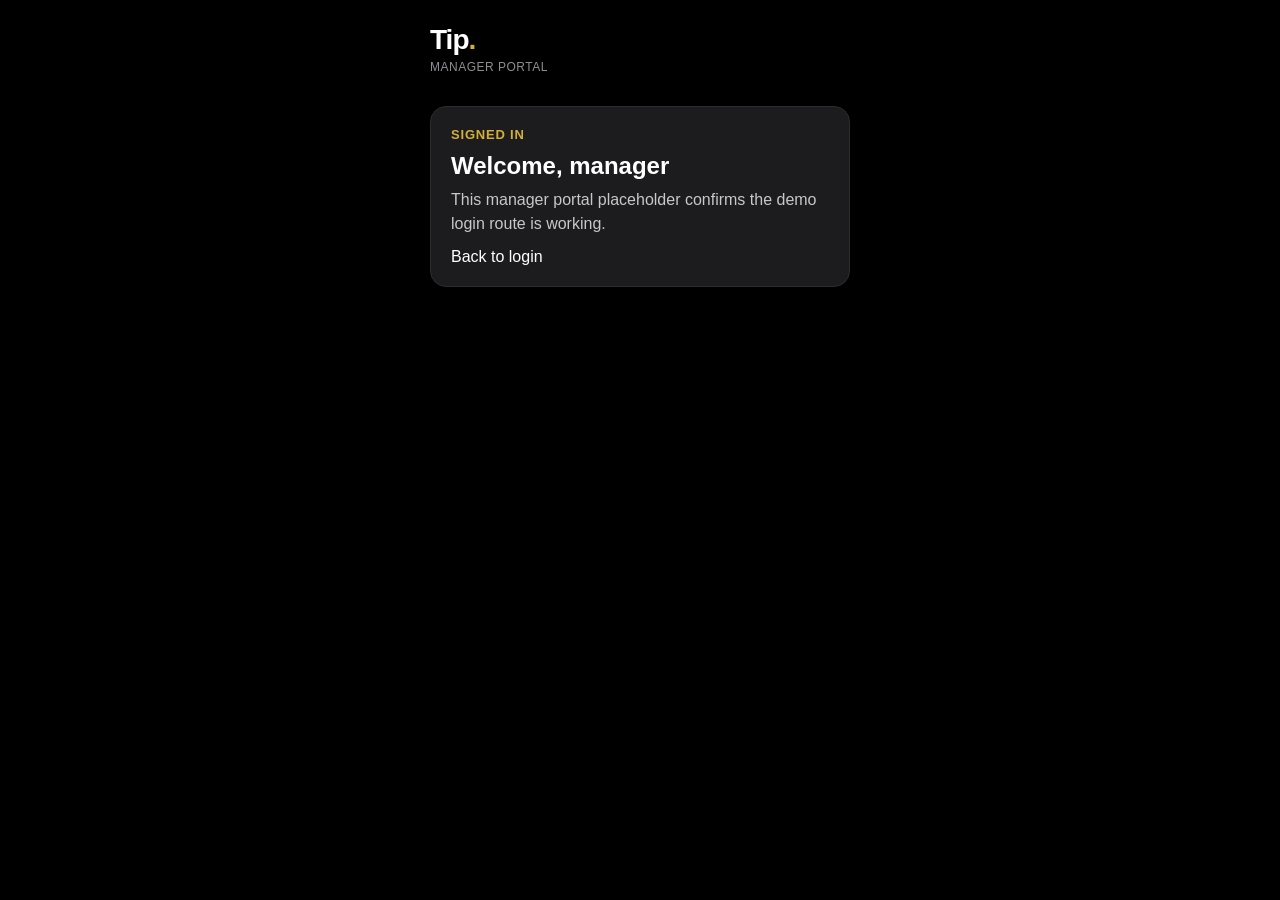
<file: manager.html>
<!DOCTYPE html>
<html lang="en">
<head>
    <meta charset="UTF-8">
    <meta name="viewport" content="width=device-width, initial-scale=1.0, user-scalable=no, viewport-fit=cover">
    <title>Tip Manager Portal</title>
    <style>
        * { box-sizing: border-box; margin: 0; padding: 0; font-family: -apple-system, BlinkMacSystemFont, "Segoe UI", Roboto, Helvetica, Arial, sans-serif; }
        body { background-color: #000000; color: #FFFFFF; min-height: 100vh; padding: 24px; }
        .portal { width: 100%; max-width: 420px; margin: 0 auto; }
        .logo { font-size: 28px; font-weight: 700; letter-spacing: -1px; margin-bottom: 4px; }
        .logo span { color: #D4AF37; }
        .subtitle { font-size: 12px; color: #8E8E93; letter-spacing: 0.5px; text-transform: uppercase; margin-bottom: 32px; }
        .card { background: #1C1C1E; border: 1px solid #2C2C2E; border-radius: 16px; padding: 20px; margin-bottom: 16px; }
        .card h1 { font-size: 24px; margin-bottom: 8px; }
        .card p { color: #C7C7CC; line-height: 1.5; }
        .status { color: #D4AF37; font-size: 13px; font-weight: 600; text-transform: uppercase; letter-spacing: 0.8px; margin-bottom: 10px; }
        a { color: #FFFFFF; display: inline-block; margin-top: 12px; text-decoration: none; }
    </style>
</head>
<body>
<main class="portal">
    <div class="logo">Tip<span>.</span></div>
    <div class="subtitle">Manager Portal</div>

    <section class="card">
        <div class="status">Signed in</div>
        <h1>Welcome, manager</h1>
        <p>This manager portal placeholder confirms the demo login route is working.</p>
        <a href="index.html">Back to login</a>
    </section>
</main>
</body>
</html>
</file>
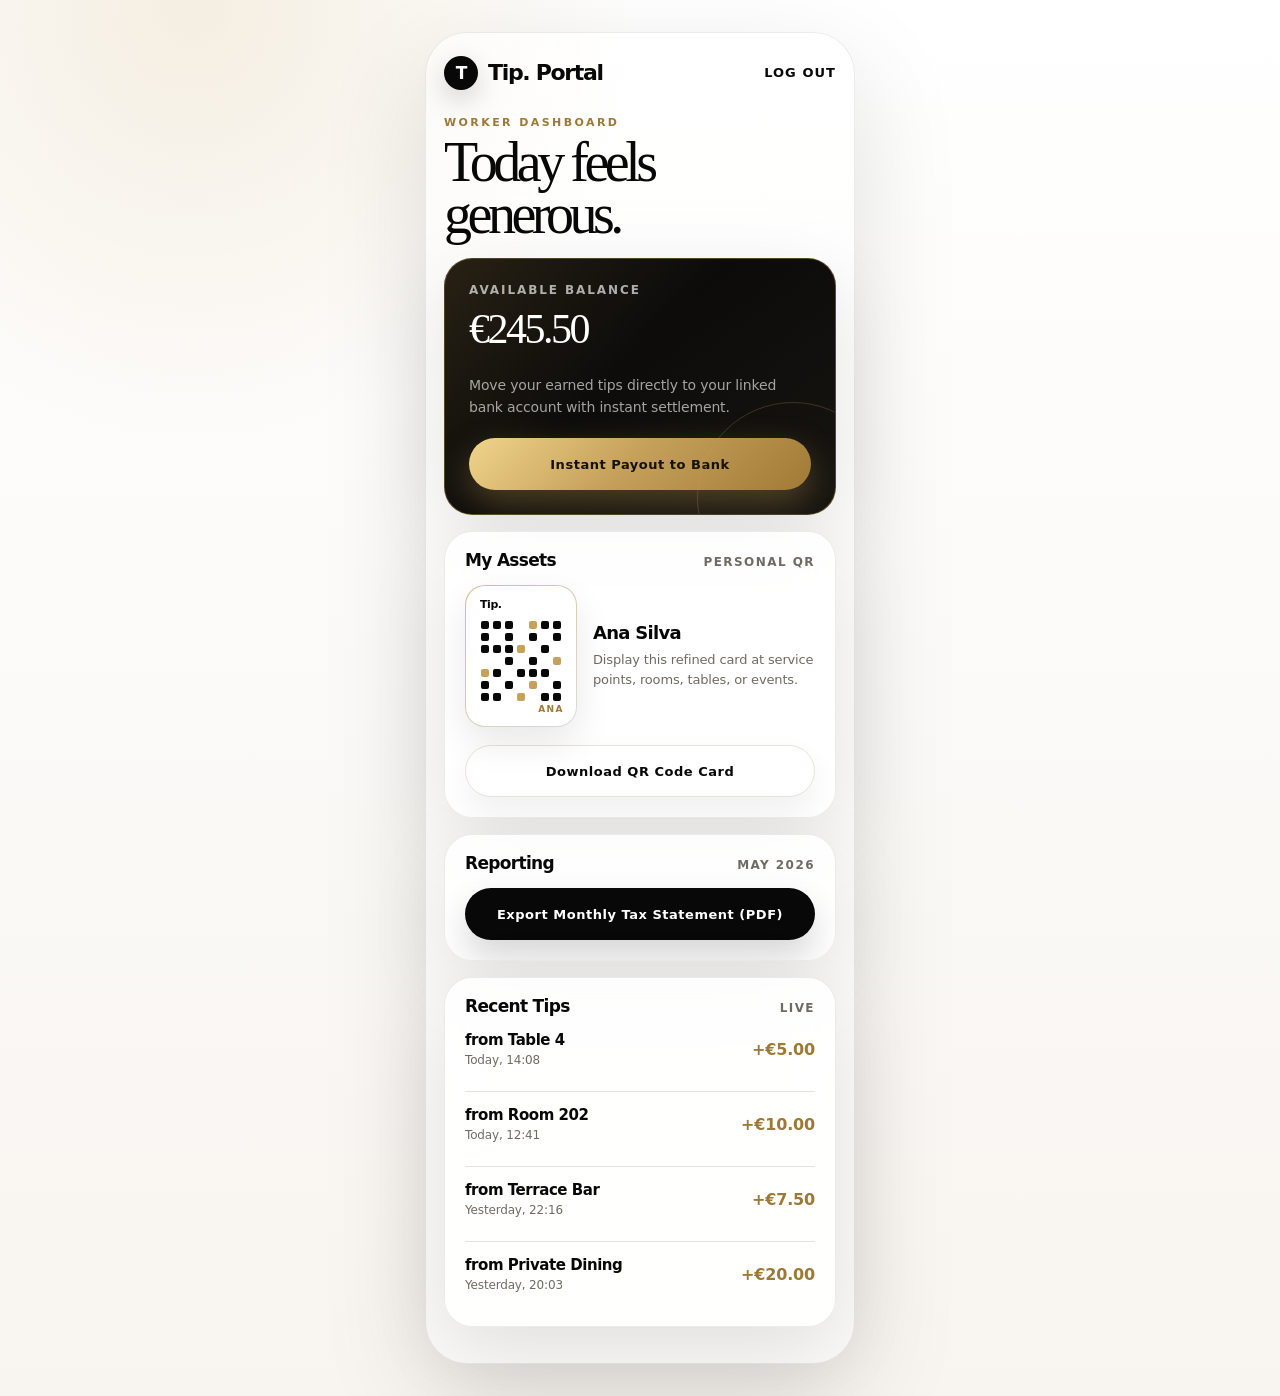
<file: worker-dashboard.html>
<!DOCTYPE html>
<html lang="en">
<head>
  <meta charset="UTF-8" />
  <meta name="viewport" content="width=device-width, initial-scale=1.0" />
  <title>Tip. Portal - Worker Dashboard</title>
  <style>
    :root {
      --ink: #080808;
      --muted: #6f6b63;
      --line: #e8e2d8;
      --paper: #ffffff;
      --soft: #f7f4ef;
      --gold: #c6a15b;
      --gold-dark: #9d7936;
      --shadow: 0 24px 80px rgba(8, 8, 8, 0.11);
    }

    * {
      box-sizing: border-box;
    }

    body {
      min-height: 100vh;
      margin: 0;
      color: var(--ink);
      background:
        radial-gradient(circle at 15% 0%, rgba(198, 161, 91, 0.18), transparent 28rem),
        linear-gradient(180deg, #ffffff 0%, #f8f5f0 100%);
      font-family: Inter, ui-sans-serif, system-ui, -apple-system, BlinkMacSystemFont, "Segoe UI", sans-serif;
      letter-spacing: -0.01em;
    }

    button,
    a {
      -webkit-tap-highlight-color: transparent;
    }

    .phone-shell {
      width: min(100%, 430px);
      min-height: 100vh;
      margin: 0 auto;
      padding: 22px 18px 36px;
      position: relative;
    }

    .app-header {
      display: flex;
      align-items: center;
      justify-content: space-between;
      margin-bottom: 26px;
      padding-top: max(0px, env(safe-area-inset-top));
    }

    .brand {
      display: inline-flex;
      align-items: center;
      gap: 10px;
      font-size: 22px;
      font-weight: 700;
      letter-spacing: -0.06em;
    }

    .brand-mark {
      display: grid;
      width: 34px;
      height: 34px;
      place-items: center;
      color: var(--paper);
      background: var(--ink);
      border-radius: 50%;
      font-size: 17px;
      box-shadow: 0 10px 28px rgba(0, 0, 0, 0.18);
    }

    .logout-link {
      color: var(--ink);
      border: 0;
      background: transparent;
      padding: 10px 0 10px 12px;
      font: inherit;
      font-size: 13px;
      font-weight: 650;
      letter-spacing: 0.08em;
      text-transform: uppercase;
      text-decoration: none;
      cursor: pointer;
    }

    .intro {
      margin: 0 0 18px;
    }

    .eyebrow {
      margin: 0 0 8px;
      color: var(--gold-dark);
      font-size: 11px;
      font-weight: 750;
      letter-spacing: 0.22em;
      text-transform: uppercase;
    }

    h1 {
      max-width: 12ch;
      margin: 0;
      font-family: Georgia, "Times New Roman", serif;
      font-size: clamp(42px, 11vw, 56px);
      font-weight: 400;
      line-height: 0.92;
      letter-spacing: -0.08em;
    }

    .dashboard-grid {
      display: grid;
      gap: 16px;
    }

    .card {
      position: relative;
      overflow: hidden;
      border: 1px solid rgba(8, 8, 8, 0.08);
      background: rgba(255, 255, 255, 0.86);
      border-radius: 28px;
      box-shadow: var(--shadow);
      backdrop-filter: blur(22px);
    }

    .balance-card {
      padding: 24px;
      color: var(--paper);
      background:
        linear-gradient(135deg, rgba(198, 161, 91, 0.18), transparent 44%),
        linear-gradient(145deg, #050505 0%, #171511 100%);
      border-color: rgba(198, 161, 91, 0.36);
    }

    .balance-card::after {
      content: "";
      position: absolute;
      inset: auto -54px -80px auto;
      width: 190px;
      height: 190px;
      border: 1px solid rgba(198, 161, 91, 0.24);
      border-radius: 50%;
    }

    .balance-label {
      margin: 0 0 8px;
      color: rgba(255, 255, 255, 0.66);
      font-size: 12px;
      font-weight: 700;
      letter-spacing: 0.16em;
      text-transform: uppercase;
    }

    .balance-amount {
      margin: 0 0 22px;
      font-family: Georgia, "Times New Roman", serif;
      font-size: 42px;
      font-weight: 400;
      letter-spacing: -0.06em;
    }

    .balance-copy {
      margin: 0 0 20px;
      color: rgba(255, 255, 255, 0.62);
      font-size: 14px;
      line-height: 1.55;
    }

    .section-card {
      padding: 20px;
    }

    .section-heading {
      display: flex;
      align-items: baseline;
      justify-content: space-between;
      gap: 14px;
      margin-bottom: 16px;
    }

    h2 {
      margin: 0;
      font-size: 17px;
      line-height: 1;
      letter-spacing: -0.04em;
    }

    .caption {
      margin: 0;
      color: var(--muted);
      font-size: 12px;
      font-weight: 650;
      letter-spacing: 0.12em;
      text-transform: uppercase;
    }

    .button {
      width: 100%;
      min-height: 52px;
      border: 0;
      border-radius: 999px;
      padding: 0 18px;
      font: inherit;
      font-size: 13px;
      font-weight: 760;
      letter-spacing: 0.04em;
      cursor: pointer;
      transition: transform 180ms ease, box-shadow 180ms ease, background 180ms ease;
    }

    .button:active {
      transform: translateY(1px) scale(0.99);
    }

    .button-gold {
      color: #14100a;
      background: linear-gradient(135deg, #f0d48b 0%, var(--gold) 46%, #a17b36 100%);
      box-shadow: 0 14px 34px rgba(198, 161, 91, 0.34);
    }

    .button-outline {
      color: var(--ink);
      background: #fff;
      border: 1px solid var(--line);
      box-shadow: 0 12px 30px rgba(8, 8, 8, 0.06);
    }

    .button-dark {
      color: var(--paper);
      background: var(--ink);
      box-shadow: 0 16px 34px rgba(8, 8, 8, 0.16);
    }

    .asset-preview {
      display: grid;
      grid-template-columns: 112px 1fr;
      gap: 16px;
      align-items: center;
      margin-bottom: 18px;
    }

    .qr-card {
      position: relative;
      display: grid;
      min-height: 142px;
      place-items: center;
      padding: 14px;
      background:
        linear-gradient(#fff, #fff) padding-box,
        linear-gradient(135deg, rgba(198, 161, 91, 0.72), rgba(8, 8, 8, 0.14)) border-box;
      border: 1px solid transparent;
      border-radius: 20px;
      box-shadow: 0 16px 36px rgba(8, 8, 8, 0.09);
    }

    .qr-card::before {
      content: "Tip.";
      position: absolute;
      top: 12px;
      left: 14px;
      font-size: 11px;
      font-weight: 800;
      letter-spacing: -0.04em;
    }

    .qr-card::after {
      content: "ANA";
      position: absolute;
      right: 12px;
      bottom: 12px;
      color: var(--gold-dark);
      font-size: 9px;
      font-weight: 800;
      letter-spacing: 0.16em;
    }

    .qr-grid {
      display: grid;
      grid-template-columns: repeat(7, 8px);
      grid-template-rows: repeat(7, 8px);
      gap: 4px;
      padding-top: 10px;
    }

    .qr-dot {
      width: 8px;
      height: 8px;
      background: var(--ink);
      border-radius: 2px;
    }

    .qr-dot.gold {
      background: var(--gold);
    }

    .asset-copy {
      min-width: 0;
    }

    .asset-title {
      margin: 0 0 7px;
      font-size: 18px;
      font-weight: 730;
      letter-spacing: -0.04em;
    }

    .asset-description {
      margin: 0;
      color: var(--muted);
      font-size: 13px;
      line-height: 1.55;
    }

    .tips-list {
      display: grid;
      gap: 10px;
      margin: 0;
      padding: 0;
      list-style: none;
    }

    .tip-item {
      display: flex;
      align-items: center;
      justify-content: space-between;
      gap: 16px;
      padding: 14px 0;
      border-top: 1px solid var(--line);
    }

    .tip-item:first-child {
      border-top: 0;
      padding-top: 0;
    }

    .tip-source {
      margin: 0 0 4px;
      font-size: 15px;
      font-weight: 720;
      letter-spacing: -0.03em;
    }

    .tip-meta {
      margin: 0;
      color: var(--muted);
      font-size: 12px;
    }

    .tip-value {
      color: var(--gold-dark);
      font-size: 16px;
      font-weight: 820;
      white-space: nowrap;
    }

    .toast {
      position: fixed;
      z-index: 20;
      left: 50%;
      bottom: 22px;
      width: min(calc(100% - 36px), 392px);
      padding: 14px 16px;
      color: var(--paper);
      background: rgba(8, 8, 8, 0.92);
      border: 1px solid rgba(198, 161, 91, 0.34);
      border-radius: 18px;
      box-shadow: 0 18px 50px rgba(8, 8, 8, 0.22);
      opacity: 0;
      transform: translate(-50%, 16px);
      pointer-events: none;
      transition: opacity 220ms ease, transform 220ms ease;
    }

    .toast.is-visible {
      opacity: 1;
      transform: translate(-50%, 0);
    }

    .toast-title {
      display: block;
      margin-bottom: 3px;
      color: #f0d48b;
      font-size: 12px;
      font-weight: 800;
      letter-spacing: 0.14em;
      text-transform: uppercase;
    }

    .toast-message {
      margin: 0;
      font-size: 13px;
      line-height: 1.45;
    }

    @media (min-width: 560px) {
      body {
        display: grid;
        place-items: center;
        padding: 32px 0;
      }

      .phone-shell {
        min-height: auto;
        border: 1px solid rgba(8, 8, 8, 0.08);
        border-radius: 42px;
        background: rgba(255, 255, 255, 0.52);
        box-shadow: 0 36px 110px rgba(8, 8, 8, 0.12);
      }
    }
  </style>
</head>
<body>
  <main class="phone-shell" aria-label="Worker Dashboard">
    <header class="app-header">
      <div class="brand" aria-label="Tip Portal">
        <span class="brand-mark">T</span>
        <span>Tip. Portal</span>
      </div>
      <button class="logout-link" type="button" data-action="logout">Log Out</button>
    </header>

    <section class="intro" aria-labelledby="dashboard-title">
      <p class="eyebrow">Worker Dashboard</p>
      <h1 id="dashboard-title">Today feels generous.</h1>
    </section>

    <div class="dashboard-grid">
      <section class="card balance-card" aria-labelledby="balance-title">
        <p class="balance-label" id="balance-title">Available Balance</p>
        <p class="balance-amount">€245.50</p>
        <p class="balance-copy">Move your earned tips directly to your linked bank account with instant settlement.</p>
        <button class="button button-gold" type="button" data-action="payout">
          Instant Payout to Bank
        </button>
      </section>

      <section class="card section-card" aria-labelledby="assets-title">
        <div class="section-heading">
          <h2 id="assets-title">My Assets</h2>
          <p class="caption">Personal QR</p>
        </div>

        <div class="asset-preview">
          <div class="qr-card" aria-label="Preview of personal QR code card">
            <div class="qr-grid" aria-hidden="true">
              <span class="qr-dot"></span><span class="qr-dot"></span><span class="qr-dot"></span><span></span><span class="qr-dot gold"></span><span class="qr-dot"></span><span class="qr-dot"></span>
              <span class="qr-dot"></span><span></span><span class="qr-dot"></span><span></span><span class="qr-dot"></span><span></span><span class="qr-dot"></span>
              <span class="qr-dot"></span><span class="qr-dot"></span><span class="qr-dot"></span><span class="qr-dot gold"></span><span></span><span class="qr-dot"></span><span></span>
              <span></span><span></span><span class="qr-dot"></span><span></span><span class="qr-dot"></span><span></span><span class="qr-dot gold"></span>
              <span class="qr-dot gold"></span><span class="qr-dot"></span><span></span><span class="qr-dot"></span><span class="qr-dot"></span><span class="qr-dot"></span><span></span>
              <span class="qr-dot"></span><span></span><span class="qr-dot"></span><span></span><span class="qr-dot gold"></span><span></span><span class="qr-dot"></span>
              <span class="qr-dot"></span><span class="qr-dot"></span><span></span><span class="qr-dot gold"></span><span></span><span class="qr-dot"></span><span class="qr-dot"></span>
            </div>
          </div>

          <div class="asset-copy">
            <p class="asset-title">Ana Silva</p>
            <p class="asset-description">Display this refined card at service points, rooms, tables, or events.</p>
          </div>
        </div>

        <button class="button button-outline" type="button" data-action="download-qr">
          Download QR Code Card
        </button>
      </section>

      <section class="card section-card" aria-labelledby="reporting-title">
        <div class="section-heading">
          <h2 id="reporting-title">Reporting</h2>
          <p class="caption">May 2026</p>
        </div>
        <button class="button button-dark" type="button" data-action="export-tax">
          Export Monthly Tax Statement (PDF)
        </button>
      </section>

      <section class="card section-card" aria-labelledby="recent-title">
        <div class="section-heading">
          <h2 id="recent-title">Recent Tips</h2>
          <p class="caption">Live</p>
        </div>

        <ul class="tips-list">
          <li class="tip-item">
            <div>
              <p class="tip-source">from Table 4</p>
              <p class="tip-meta">Today, 14:08</p>
            </div>
            <span class="tip-value">+€5.00</span>
          </li>
          <li class="tip-item">
            <div>
              <p class="tip-source">from Room 202</p>
              <p class="tip-meta">Today, 12:41</p>
            </div>
            <span class="tip-value">+€10.00</span>
          </li>
          <li class="tip-item">
            <div>
              <p class="tip-source">from Terrace Bar</p>
              <p class="tip-meta">Yesterday, 22:16</p>
            </div>
            <span class="tip-value">+€7.50</span>
          </li>
          <li class="tip-item">
            <div>
              <p class="tip-source">from Private Dining</p>
              <p class="tip-meta">Yesterday, 20:03</p>
            </div>
            <span class="tip-value">+€20.00</span>
          </li>
        </ul>
      </section>
    </div>
  </main>

  <div class="toast" role="status" aria-live="polite" aria-atomic="true" id="toast">
    <strong class="toast-title" id="toast-title">Success</strong>
    <p class="toast-message" id="toast-message">Action complete.</p>
  </div>

  <script>
    const toast = document.getElementById("toast");
    const toastTitle = document.getElementById("toast-title");
    const toastMessage = document.getElementById("toast-message");
    let toastTimer;

    function showToast(title, message) {
      clearTimeout(toastTimer);
      toastTitle.textContent = title;
      toastMessage.textContent = message;
      toast.classList.add("is-visible");
      toastTimer = setTimeout(() => toast.classList.remove("is-visible"), 3200);
    }

    function downloadQrCard() {
      const svg = `
        <svg xmlns="http://www.w3.org/2000/svg" width="720" height="420" viewBox="0 0 720 420">
          <rect width="720" height="420" rx="42" fill="#ffffff"/>
          <rect x="18" y="18" width="684" height="384" rx="34" fill="none" stroke="#c6a15b" stroke-width="3"/>
          <text x="52" y="78" fill="#080808" font-family="Arial, sans-serif" font-size="38" font-weight="700">Tip.</text>
          <text x="52" y="126" fill="#6f6b63" font-family="Arial, sans-serif" font-size="18" letter-spacing="3">PERSONAL QR CODE</text>
          <rect x="434" y="64" width="220" height="220" rx="18" fill="#080808"/>
          <g fill="#ffffff">
            <rect x="464" y="94" width="34" height="34"/><rect x="512" y="94" width="34" height="34"/><rect x="560" y="94" width="34" height="34"/>
            <rect x="464" y="142" width="34" height="34"/><rect x="560" y="142" width="34" height="34"/>
            <rect x="464" y="190" width="34" height="34"/><rect x="512" y="190" width="34" height="34"/><rect x="608" y="190" width="34" height="34"/>
            <rect x="512" y="238" width="34" height="34"/><rect x="560" y="238" width="34" height="34"/>
          </g>
          <g fill="#c6a15b">
            <rect x="608" y="94" width="34" height="34"/><rect x="512" y="142" width="34" height="34"/><rect x="608" y="238" width="34" height="34"/>
          </g>
          <text x="52" y="286" fill="#080808" font-family="Arial, sans-serif" font-size="54" font-weight="700">Ana Silva</text>
          <text x="52" y="330" fill="#6f6b63" font-family="Arial, sans-serif" font-size="24">Scan to send a secure cashless tip.</text>
        </svg>
      `.trim();

      const blob = new Blob([svg], { type: "image/svg+xml" });
      const url = URL.createObjectURL(blob);
      const link = document.createElement("a");
      link.href = url;
      link.download = "tip-qr-code-card.svg";
      document.body.appendChild(link);
      link.click();
      link.remove();
      URL.revokeObjectURL(url);
      showToast("Downloaded", "Your Tip. QR code card has been saved as an SVG.");
    }

    function handleAction(event) {
      const action = event.target.closest("[data-action]")?.dataset.action;
      if (!action) return;

      const responses = {
        logout: ["Signed out", "Demo response: the worker session would now end."],
        payout: ["Payout requested", "€245.50 is ready for instant transfer to your linked bank account."],
        "export-tax": ["Statement prepared", "Demo response: your May 2026 tax statement PDF export has started."]
      };

      if (action === "download-qr") {
        downloadQrCard();
        return;
      }

      showToast(...responses[action]);
    }

    document.addEventListener("click", handleAction);
  </script>
</body>
</html>
</file>
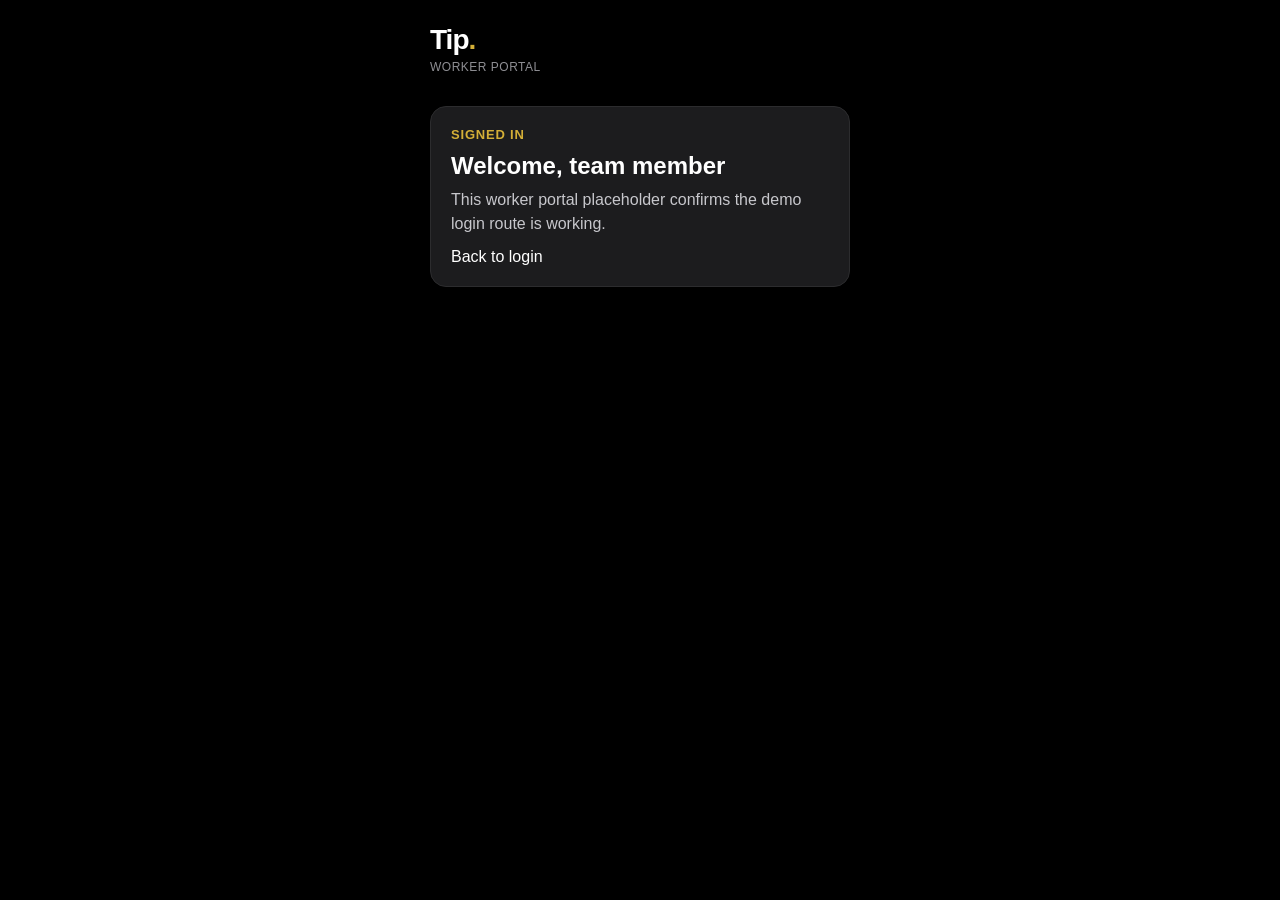
<file: worker.html>
<!DOCTYPE html>
<html lang="en">
<head>
    <meta charset="UTF-8">
    <meta name="viewport" content="width=device-width, initial-scale=1.0, user-scalable=no, viewport-fit=cover">
    <title>Tip Worker Portal</title>
    <style>
        * { box-sizing: border-box; margin: 0; padding: 0; font-family: -apple-system, BlinkMacSystemFont, "Segoe UI", Roboto, Helvetica, Arial, sans-serif; }
        body { background-color: #000000; color: #FFFFFF; min-height: 100vh; padding: 24px; }
        .portal { width: 100%; max-width: 420px; margin: 0 auto; }
        .logo { font-size: 28px; font-weight: 700; letter-spacing: -1px; margin-bottom: 4px; }
        .logo span { color: #D4AF37; }
        .subtitle { font-size: 12px; color: #8E8E93; letter-spacing: 0.5px; text-transform: uppercase; margin-bottom: 32px; }
        .card { background: #1C1C1E; border: 1px solid #2C2C2E; border-radius: 16px; padding: 20px; margin-bottom: 16px; }
        .card h1 { font-size: 24px; margin-bottom: 8px; }
        .card p { color: #C7C7CC; line-height: 1.5; }
        .status { color: #D4AF37; font-size: 13px; font-weight: 600; text-transform: uppercase; letter-spacing: 0.8px; margin-bottom: 10px; }
        a { color: #FFFFFF; display: inline-block; margin-top: 12px; text-decoration: none; }
    </style>
</head>
<body>
<main class="portal">
    <div class="logo">Tip<span>.</span></div>
    <div class="subtitle">Worker Portal</div>

    <section class="card">
        <div class="status">Signed in</div>
        <h1>Welcome, team member</h1>
        <p>This worker portal placeholder confirms the demo login route is working.</p>
        <a href="index.html">Back to login</a>
    </section>
</main>
</body>
</html>
</file>
<file: styles.css>
:root {
  color-scheme: dark;
  --bg: #07111f;
  --bg-soft: #0b1728;
  --panel: rgba(255, 255, 255, 0.08);
  --panel-strong: rgba(255, 255, 255, 0.13);
  --text: #f6f8fb;
  --muted: #a9b5c7;
  --line: rgba(255, 255, 255, 0.13);
  --primary: #8b5cf6;
  --primary-strong: #a78bfa;
  --secondary: #00d3a7;
  --accent: #38bdf8;
  --warning: #fbbf24;
  --danger: #fb7185;
  --shadow: 0 24px 70px rgba(0, 0, 0, 0.34);
  --radius-xl: 32px;
  --radius-lg: 24px;
  --radius-md: 18px;
  --safe-width: 1180px;
}

* {
  box-sizing: border-box;
}

html {
  scroll-behavior: smooth;
}

body {
  min-width: 320px;
  margin: 0;
  color: var(--text);
  font-family: Inter, system-ui, -apple-system, BlinkMacSystemFont, "Segoe UI", sans-serif;
  background:
    radial-gradient(circle at 15% 5%, rgba(139, 92, 246, 0.38), transparent 32rem),
    radial-gradient(circle at 82% 12%, rgba(0, 211, 167, 0.22), transparent 30rem),
    linear-gradient(180deg, #07111f 0%, #08111e 52%, #050912 100%);
}

button,
input {
  font: inherit;
}

button,
a {
  -webkit-tap-highlight-color: transparent;
}

a {
  color: inherit;
  text-decoration: none;
}

.app-shell {
  overflow: hidden;
}

.hero,
.section {
  width: min(var(--safe-width), calc(100% - 32px));
  margin: 0 auto;
}

.hero {
  min-height: 100svh;
  padding: 18px 0 72px;
}

.topbar {
  position: sticky;
  top: 12px;
  z-index: 20;
  display: flex;
  align-items: center;
  justify-content: space-between;
  gap: 12px;
  padding: 10px;
  border: 1px solid var(--line);
  border-radius: 999px;
  background: rgba(7, 17, 31, 0.78);
  box-shadow: 0 16px 46px rgba(0, 0, 0, 0.26);
  backdrop-filter: blur(20px);
}

.brand {
  display: inline-flex;
  align-items: center;
  gap: 10px;
  padding: 6px 10px 6px 6px;
  font-weight: 800;
  letter-spacing: -0.03em;
}

.brand-mark {
  display: grid;
  width: 38px;
  height: 38px;
  place-items: center;
  border-radius: 50%;
  color: #07111f;
  background: linear-gradient(135deg, var(--secondary), #d9f99d);
  font-size: 0.82rem;
  box-shadow: 0 12px 28px rgba(0, 211, 167, 0.28);
}

.language-switcher {
  display: flex;
  gap: 4px;
  padding: 4px;
  border: 1px solid rgba(255, 255, 255, 0.1);
  border-radius: 999px;
  background: rgba(255, 255, 255, 0.06);
}

.language-pill {
  min-width: 42px;
  padding: 9px 10px;
  border: 0;
  border-radius: 999px;
  color: var(--muted);
  background: transparent;
  font-size: 0.78rem;
  font-weight: 800;
  cursor: pointer;
  transition: 180ms ease;
}

.language-pill.active {
  color: #07111f;
  background: #fff;
}

.hero-grid {
  display: grid;
  grid-template-columns: minmax(0, 1.08fr) minmax(320px, 0.72fr);
  gap: 52px;
  align-items: center;
  padding-top: clamp(54px, 8vw, 112px);
}

.hero-copy h1,
.section-heading h2 {
  margin: 0;
  color: #fff;
  font-size: clamp(2.55rem, 8vw, 6.6rem);
  line-height: 0.91;
  letter-spacing: -0.08em;
}

.section-heading h2 {
  font-size: clamp(2.2rem, 6vw, 4.6rem);
}

.hero-copy p,
.section-heading p {
  max-width: 690px;
  margin: 24px 0 0;
  color: var(--muted);
  font-size: clamp(1rem, 2.5vw, 1.22rem);
  line-height: 1.7;
}

.eyebrow {
  display: inline-flex;
  align-items: center;
  gap: 8px;
  margin-bottom: 16px;
  color: var(--secondary);
  font-size: 0.76rem;
  font-weight: 800;
  letter-spacing: 0.18em;
  text-transform: uppercase;
}

.hero-actions {
  display: flex;
  flex-wrap: wrap;
  gap: 12px;
  margin-top: 34px;
}

.button {
  display: inline-flex;
  align-items: center;
  justify-content: center;
  min-height: 48px;
  padding: 0 20px;
  border: 1px solid rgba(255, 255, 255, 0.15);
  border-radius: 999px;
  color: var(--text);
  background: rgba(255, 255, 255, 0.08);
  font-weight: 800;
  cursor: pointer;
  transition:
    transform 180ms ease,
    border-color 180ms ease,
    background 180ms ease;
}

.button:hover {
  transform: translateY(-2px);
  border-color: rgba(255, 255, 255, 0.32);
}

.button.primary {
  color: #05131d;
  border-color: transparent;
  background: linear-gradient(135deg, var(--secondary), #a7f3d0);
  box-shadow: 0 18px 42px rgba(0, 211, 167, 0.24);
}

.button.ghost {
  background: rgba(255, 255, 255, 0.07);
}

.button.compact {
  min-height: 38px;
  padding: 0 14px;
  font-size: 0.84rem;
}

.button.full-width {
  width: 100%;
}

.hero-stats {
  display: grid;
  grid-template-columns: repeat(3, 1fr);
  gap: 10px;
  margin: 36px 0 0;
}

.hero-stats div {
  padding: 18px;
  border: 1px solid var(--line);
  border-radius: var(--radius-md);
  background: rgba(255, 255, 255, 0.055);
}

.hero-stats dt {
  font-size: 1.55rem;
  font-weight: 900;
}

.hero-stats dd {
  margin: 4px 0 0;
  color: var(--muted);
  font-size: 0.82rem;
  line-height: 1.35;
}

.phone-frame,
.panel {
  border: 1px solid var(--line);
  background:
    linear-gradient(145deg, rgba(255, 255, 255, 0.13), rgba(255, 255, 255, 0.04)),
    rgba(255, 255, 255, 0.04);
  box-shadow: var(--shadow);
  backdrop-filter: blur(26px);
}

.phone-frame {
  width: min(100%, 390px);
  margin: 0 auto;
  padding: 16px;
  border-radius: 42px;
}

.phone-status {
  display: flex;
  justify-content: space-between;
  padding: 3px 10px 14px;
  color: rgba(255, 255, 255, 0.78);
  font-size: 0.75rem;
  font-weight: 800;
}

.wallet-card,
.earnings-card {
  position: relative;
  overflow: hidden;
  padding: 22px;
  border-radius: 30px;
  background:
    radial-gradient(circle at 85% 15%, rgba(255, 255, 255, 0.34), transparent 8rem),
    linear-gradient(135deg, #7c3aed, #0f766e);
}

.wallet-card::after,
.earnings-card::after {
  position: absolute;
  right: -44px;
  bottom: -70px;
  width: 172px;
  height: 172px;
  border-radius: 50%;
  background: rgba(255, 255, 255, 0.12);
  content: "";
}

.wallet-card strong,
.earnings-card strong {
  display: block;
  margin: 8px 0;
  font-size: 2.8rem;
  letter-spacing: -0.07em;
}

.wallet-card span:last-child,
.earnings-card p {
  position: relative;
  z-index: 1;
  color: rgba(255, 255, 255, 0.8);
  line-height: 1.5;
}

.mini-card-row {
  display: grid;
  grid-template-columns: 1fr 1fr;
  gap: 12px;
  margin-top: 14px;
}

.mini-card {
  padding: 16px;
  border: 1px solid rgba(255, 255, 255, 0.12);
  border-radius: 22px;
  background: rgba(255, 255, 255, 0.08);
}

.mini-card span {
  display: block;
  color: var(--muted);
  font-size: 0.78rem;
}

.mini-card strong {
  display: block;
  margin-top: 8px;
  font-size: 1.3rem;
}

.mini-card.accent {
  background: rgba(0, 211, 167, 0.14);
}

.activity-list {
  display: grid;
  gap: 10px;
  margin-top: 14px;
}

.activity-list div,
.split-line,
.ledger-row {
  display: flex;
  align-items: center;
  justify-content: space-between;
  gap: 12px;
}

.activity-list div {
  justify-content: flex-start;
  padding: 13px;
  border: 1px solid rgba(255, 255, 255, 0.1);
  border-radius: 18px;
  background: rgba(255, 255, 255, 0.055);
}

.activity-list p {
  margin: 0;
  color: var(--muted);
  font-size: 0.83rem;
}

.activity-dot {
  flex: 0 0 auto;
  width: 10px;
  height: 10px;
  border-radius: 50%;
}

.activity-dot.green {
  background: var(--secondary);
}

.activity-dot.purple {
  background: var(--primary-strong);
}

.activity-dot.blue {
  background: var(--accent);
}

.section {
  padding: 76px 0;
}

.section-heading {
  max-width: 840px;
  margin-bottom: 34px;
}

.customer-grid,
.dashboard-grid,
.manager-grid {
  display: grid;
  grid-template-columns: repeat(2, minmax(0, 1fr));
  gap: 22px;
}

.panel {
  border-radius: var(--radius-xl);
  padding: clamp(18px, 3vw, 28px);
}

.panel-topline,
.checkout-header,
.tax-download {
  display: flex;
  align-items: center;
  justify-content: space-between;
  gap: 18px;
}

.panel-topline span,
.receipt-preview span,
.solo-qr-card span,
.tax-card span,
.split-card > span,
.tax-download span {
  color: var(--muted);
  font-size: 0.84rem;
  font-weight: 800;
}

.panel-topline strong {
  font-size: 0.92rem;
}

.qr-code {
  display: grid;
  grid-template-columns: repeat(6, 1fr);
  gap: 8px;
  margin: 26px auto;
  width: min(100%, 310px);
  padding: 18px;
  border-radius: 28px;
  background: #fff;
  aspect-ratio: 1;
}

.qr-code span {
  border-radius: 8px;
  background: #07111f;
  opacity: 0.94;
}

.qr-code span:nth-child(3n),
.qr-code span:nth-child(5n + 1),
.qr-code span:nth-child(11),
.qr-code span:nth-child(29) {
  background: var(--secondary);
}

.qr-code span:nth-child(7),
.qr-code span:nth-child(13),
.qr-code span:nth-child(30),
.qr-code span:nth-child(34) {
  opacity: 0.12;
}

.segmented-control,
.mode-toggle,
.tab-bar,
.tip-amounts {
  display: grid;
  gap: 8px;
  padding: 6px;
  border: 1px solid rgba(255, 255, 255, 0.11);
  border-radius: 999px;
  background: rgba(255, 255, 255, 0.06);
}

.segmented-control {
  grid-template-columns: repeat(3, 1fr);
}

.mode-toggle,
.tab-bar {
  grid-template-columns: repeat(2, 1fr);
  margin-bottom: 14px;
}

.tab-bar {
  grid-template-columns: repeat(3, 1fr);
  margin-top: 14px;
}

.segmented-control button,
.mode-toggle button,
.tab-bar button,
.tip-amounts button {
  min-height: 42px;
  border: 0;
  border-radius: 999px;
  color: var(--muted);
  background: transparent;
  font-size: 0.84rem;
  font-weight: 800;
  cursor: pointer;
  transition: 180ms ease;
}

.segmented-control button.active,
.mode-toggle button.active,
.tab-bar button.active,
.tip-amounts button.active {
  color: #06111e;
  background: #fff;
}

.checkout-card {
  display: flex;
  flex-direction: column;
  gap: 20px;
}

.checkout-header h3 {
  margin: 0;
  font-size: clamp(1.5rem, 4vw, 2.2rem);
  letter-spacing: -0.05em;
}

.stripe-badge {
  padding: 8px 12px;
  border-radius: 999px;
  color: #635bff;
  background: #fff;
  font-weight: 900;
}

.tip-amounts {
  grid-template-columns: repeat(4, 1fr);
}

.payment-stack {
  display: grid;
  gap: 12px;
}

.wallet-button,
.card-entry {
  display: flex;
  align-items: center;
  justify-content: space-between;
  min-height: 60px;
  padding: 0 18px;
  border: 0;
  border-radius: 20px;
  font-weight: 900;
  cursor: pointer;
}

.wallet-button.apple {
  color: #050912;
  background: #fff;
}

.wallet-button.google {
  color: #03151f;
  background: linear-gradient(135deg, #a7f3d0, #93c5fd);
}

.card-entry {
  justify-content: center;
  color: var(--text);
  border: 1px solid rgba(255, 255, 255, 0.14);
  background: rgba(255, 255, 255, 0.08);
}

.receipt-preview {
  display: flex;
  align-items: center;
  justify-content: space-between;
  gap: 16px;
  padding: 16px;
  border: 1px solid rgba(255, 255, 255, 0.12);
  border-radius: 22px;
  background: rgba(255, 255, 255, 0.055);
}

.worker-phone {
  justify-self: center;
}

.earnings-card {
  background:
    radial-gradient(circle at 85% 15%, rgba(255, 255, 255, 0.28), transparent 8rem),
    linear-gradient(135deg, #111827, #4338ca 48%, #0891b2);
}

.earnings-card p {
  min-height: 48px;
  margin: 0 0 18px;
  font-size: 0.9rem;
}

.worker-tab {
  display: none;
}

.worker-tab.active {
  display: block;
}

.split-card,
.solo-qr-card,
.tax-card {
  display: grid;
  gap: 14px;
  min-height: 164px;
  padding: 18px;
  border: 1px solid rgba(255, 255, 255, 0.12);
  border-radius: 24px;
  background: rgba(255, 255, 255, 0.06);
}

.split-line {
  padding: 12px 0;
  border-top: 1px solid rgba(255, 255, 255, 0.1);
}

.split-line span {
  color: var(--secondary);
  font-weight: 900;
}

.solo-qr-card strong {
  padding: 16px;
  border: 1px dashed rgba(255, 255, 255, 0.28);
  border-radius: 18px;
  text-align: center;
  letter-spacing: 0.08em;
}

.tax-card p {
  margin: 0;
  color: var(--muted);
  line-height: 1.5;
}

.feature-stack {
  display: grid;
  gap: 16px;
}

.feature-card {
  position: relative;
  overflow: hidden;
}

.feature-card::after {
  position: absolute;
  top: -38px;
  right: -38px;
  width: 120px;
  height: 120px;
  border-radius: 50%;
  background: rgba(139, 92, 246, 0.16);
  content: "";
}

.feature-icon {
  display: grid;
  width: 44px;
  height: 44px;
  place-items: center;
  border-radius: 16px;
  color: #06111e;
  background: var(--secondary);
  font-weight: 900;
}

.feature-card h3 {
  margin: 18px 0 10px;
  font-size: 1.4rem;
  letter-spacing: -0.04em;
}

.feature-card p {
  margin: 0;
  color: var(--muted);
  line-height: 1.7;
}

.control-panel,
.transparency-panel {
  min-height: 620px;
}

.section-form {
  display: grid;
  grid-template-columns: 1fr 1fr auto;
  gap: 12px;
  margin: 24px 0;
  align-items: end;
}

.section-form label {
  display: grid;
  gap: 8px;
  color: var(--muted);
  font-size: 0.8rem;
  font-weight: 800;
}

.section-form input {
  width: 100%;
  min-height: 48px;
  padding: 0 14px;
  border: 1px solid rgba(255, 255, 255, 0.14);
  border-radius: 16px;
  outline: 0;
  color: var(--text);
  background: rgba(255, 255, 255, 0.08);
}

.section-form input:focus {
  border-color: rgba(0, 211, 167, 0.75);
  box-shadow: 0 0 0 4px rgba(0, 211, 167, 0.12);
}

.section-list,
.ledger {
  display: grid;
  gap: 12px;
}

.business-section,
.ledger-row {
  padding: 16px;
  border: 1px solid rgba(255, 255, 255, 0.11);
  border-radius: 22px;
  background: rgba(255, 255, 255, 0.055);
}

.business-section header {
  display: flex;
  align-items: flex-start;
  justify-content: space-between;
  gap: 12px;
}

.business-section h3 {
  margin: 0 0 6px;
  font-size: 1.15rem;
  letter-spacing: -0.03em;
}

.business-section p,
.ledger-row p,
.tax-download p {
  margin: 0;
  color: var(--muted);
  font-size: 0.88rem;
  line-height: 1.5;
}

.business-section strong,
.ledger-row strong {
  display: block;
  color: var(--secondary);
}

.worker-chips {
  display: flex;
  flex-wrap: wrap;
  gap: 8px;
  margin-top: 14px;
}

.worker-chips span {
  padding: 8px 10px;
  border-radius: 999px;
  color: #c8fff3;
  background: rgba(0, 211, 167, 0.12);
  font-size: 0.78rem;
  font-weight: 800;
}

.ledger-row {
  align-items: flex-start;
}

.ledger-row strong {
  min-width: 82px;
  text-align: right;
}

.tax-download {
  margin-top: 18px;
  padding: 18px;
  border: 1px solid rgba(255, 255, 255, 0.11);
  border-radius: 24px;
  background: linear-gradient(135deg, rgba(139, 92, 246, 0.2), rgba(0, 211, 167, 0.08));
}

.toast {
  position: fixed;
  right: 18px;
  bottom: 18px;
  z-index: 50;
  max-width: min(360px, calc(100% - 36px));
  padding: 14px 16px;
  border: 1px solid rgba(255, 255, 255, 0.16);
  border-radius: 18px;
  color: var(--text);
  background: rgba(9, 18, 32, 0.9);
  box-shadow: 0 16px 42px rgba(0, 0, 0, 0.32);
  opacity: 0;
  pointer-events: none;
  transform: translateY(10px);
  transition: 180ms ease;
  backdrop-filter: blur(20px);
}

.toast.show {
  opacity: 1;
  transform: translateY(0);
}

@media (max-width: 920px) {
  .hero-grid,
  .customer-grid,
  .dashboard-grid,
  .manager-grid {
    grid-template-columns: 1fr;
  }

  .hero-grid {
    gap: 34px;
  }

  .hero-phone {
    order: -1;
  }

  .section-form {
    grid-template-columns: 1fr;
  }

  .control-panel,
  .transparency-panel {
    min-height: auto;
  }
}

@media (max-width: 620px) {
  .hero,
  .section {
    width: min(100% - 22px, var(--safe-width));
  }

  .hero {
    padding-top: 10px;
  }

  .topbar {
    align-items: stretch;
    flex-direction: column;
    border-radius: 28px;
  }

  .brand {
    justify-content: center;
  }

  .language-switcher {
    justify-content: center;
  }

  .language-pill {
    flex: 1;
  }

  .hero-copy h1,
  .section-heading h2 {
    letter-spacing: -0.065em;
  }

  .hero-actions,
  .hero-actions .button,
  .tax-download,
  .panel-topline,
  .checkout-header {
    align-items: stretch;
    flex-direction: column;
  }

  .hero-actions .button {
    width: 100%;
  }

  .hero-stats {
    grid-template-columns: 1fr;
  }

  .phone-frame {
    border-radius: 34px;
  }

  .tip-amounts {
    grid-template-columns: repeat(2, 1fr);
    border-radius: 26px;
  }

  .segmented-control,
  .mode-toggle,
  .tab-bar {
    border-radius: 24px;
  }

  .mode-toggle,
  .tab-bar {
    grid-template-columns: 1fr;
  }

  .receipt-preview,
  .ledger-row,
  .business-section header {
    align-items: flex-start;
    flex-direction: column;
  }

  .ledger-row strong {
    text-align: left;
  }
}
</file>
